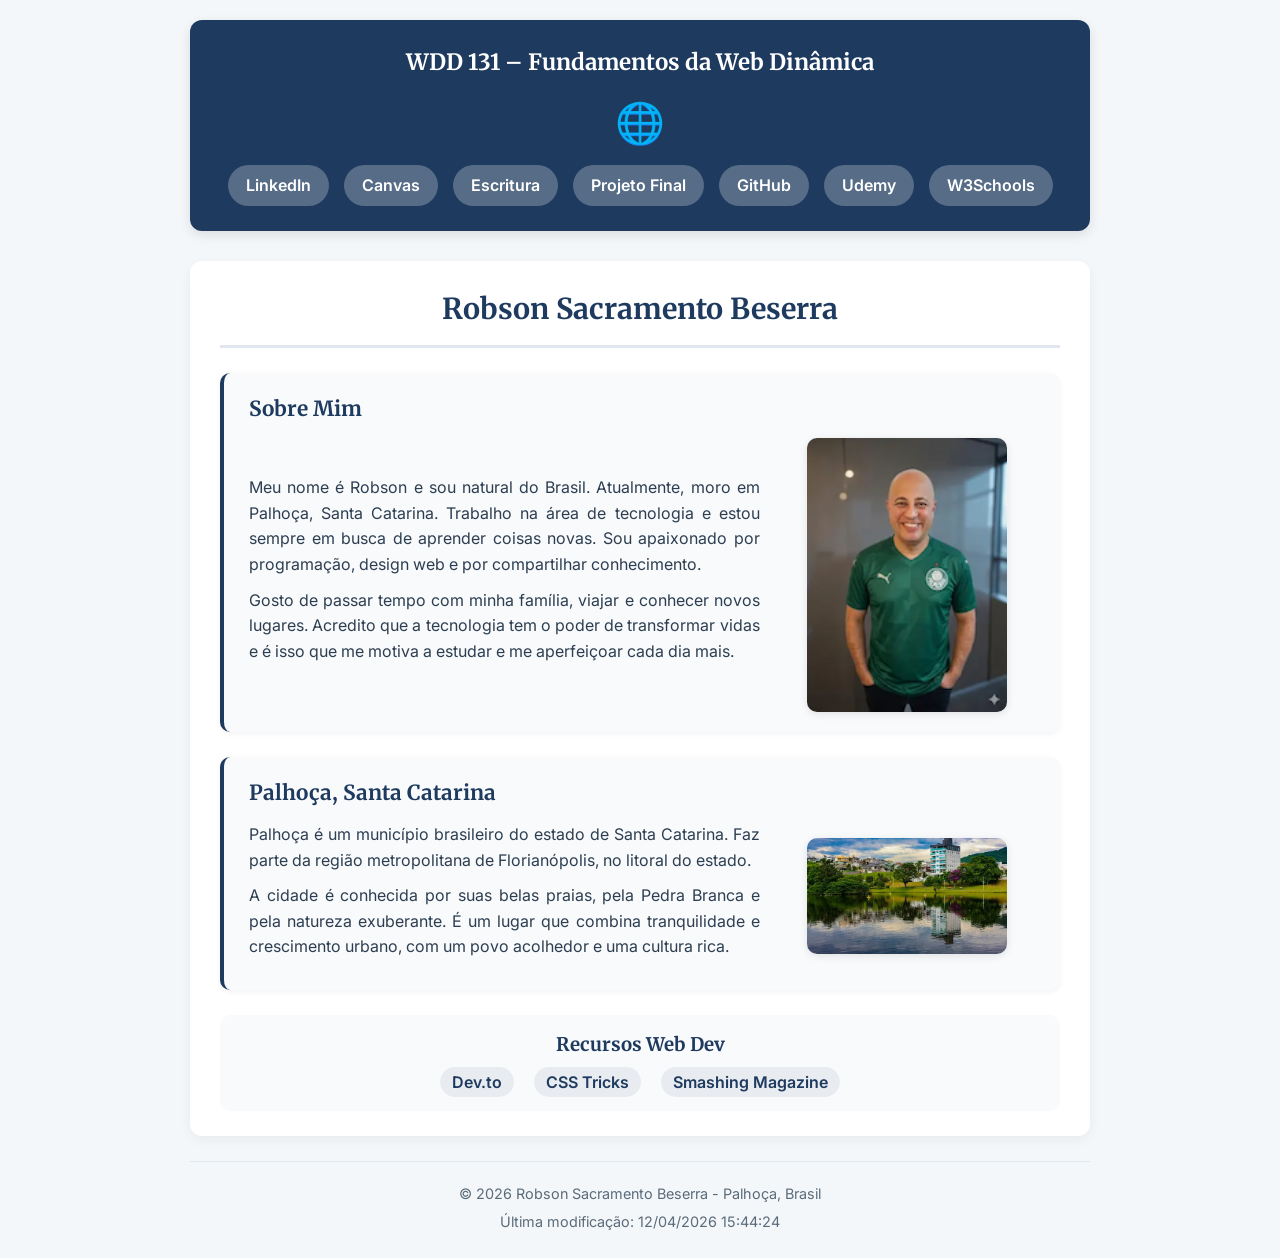
<file: index.html>
<!DOCTYPE html>
<html lang="pt-BR">

<head>
    <meta charset="UTF-8">
    <meta name="viewport" content="width=device-width, initial-scale=1.0">
    <title>WDD 131 – Fundamentos da Web Dinâmica - Robson Sacramento Beserra</title>
    <meta name="description" content="WDD 131 – Fundamentos da Web Dinâmica - Robson Sacramento Beserra - Página inicial com informações pessoais, recursos web e dinamicidade com JavaScript.">
    <meta name="author" content="Robson Sacramento Beserra">
    
    <!-- Google Fonts - links preconnect obrigatórios -->
    <link rel="preconnect" href="https://fonts.googleapis.com">
    <link rel="preconnect" href="https://fonts.gstatic.com" crossorigin>
    <link href="https://fonts.googleapis.com/css2?family=Inter:wght@400;600;700&family=Merriweather:wght@400;700&display=swap" rel="stylesheet">
    
    <link rel="stylesheet" href="estilos/base.css">
    <script src="scripts/obterdatas.js" defer></script>
</head>

<body>
    <header>
        <!-- Título do curso - obrigatório pela auditoria -->
        <span id="course-title">WDD 131 – Fundamentos da Web Dinâmica</span>
        <span class="logo">🌐</span>
        <nav>
            <a href="https://linkedin.com/in/robsonsacramento" target="_blank">LinkedIn</a>
            <a href="https://byupw.instructure.com/" target="_blank">Canvas</a>
            <a href="https://www.churchofjesuschrist.org/study/scriptures/bofm/1-ne/3?lang=por&id=p7#p7" target="_blank">Escritura</a>
            <a href="#">Projeto Final</a>
            <a href="https://github.com/robsonsacramento" target="_blank">GitHub</a>
            <a href="https://www.udemy.com" target="_blank">Udemy</a>
            <a href="https://www.w3schools.com" target="_blank">W3Schools</a>
        </nav>
    </header>

    <main>
        <!-- Apenas UM h1 dentro do main -->
        <h1>Robson Sacramento Beserra</h1>

        <section class="card">
            <h2>Sobre Mim</h2>
            <div class="card-content">
                <div class="card-text">
                    <p>
                        Meu nome é Robson e sou natural do Brasil. Atualmente, moro em Palhoça, Santa Catarina. 
                        Trabalho na área de tecnologia e estou sempre em busca de aprender coisas novas. 
                        Sou apaixonado por programação, design web e por compartilhar conhecimento.
                    </p>
                    <p>
                        Gosto de passar tempo com minha família, viajar e conhecer novos lugares. 
                        Acredito que a tecnologia tem o poder de transformar vidas e é isso que me motiva 
                        a estudar e me aperfeiçoar cada dia mais.
                    </p>
                </div>
                <div class="card-image">
                    <img src="imagens/perfil.png" alt="Robson Sacramento Beserra" width="200" height="250">
                </div>
            </div>
        </section>

        <section class="card">
            <h2>Palhoça, Santa Catarina</h2>
            <div class="card-content">
                <div class="card-text">
                    <p>
                        Palhoça é um município brasileiro do estado de Santa Catarina. 
                        Faz parte da região metropolitana de Florianópolis, no litoral do estado.
                    </p>
                    <p>
                        A cidade é conhecida por suas belas praias, pela Pedra Branca e pela 
                        natureza exuberante. É um lugar que combina tranquilidade e crescimento 
                        urbano, com um povo acolhedor e uma cultura rica.
                    </p>
                </div>
                <div class="card-image">
                    <img src="imagens/lugar.webp" alt="Palhoça - Santa Catarina" width="200" height="250">
                </div>
            </div>
        </section>

        <!-- Links adicionais para atender ao requisito de 7 links -->
        <div class="extra-links">
            <h3>Recursos Web Dev</h3>
            <ul>
                <li><a href="https://dev.to/" target="_blank">Dev.to</a></li>
                <li><a href="https://css-tricks.com/" target="_blank">CSS Tricks</a></li>
                <li><a href="https://www.smashingmagazine.com/" target="_blank">Smashing Magazine</a></li>
            </ul>
        </div>
    </main>

    <footer>
        <p>
            &copy; <span id="anoatual"></span> Robson Sacramento Beserra - Palhoça, Brasil
        </p>
        <p id="ultimaModificacao"></p>
    </footer>
</body>

</html>
</file>
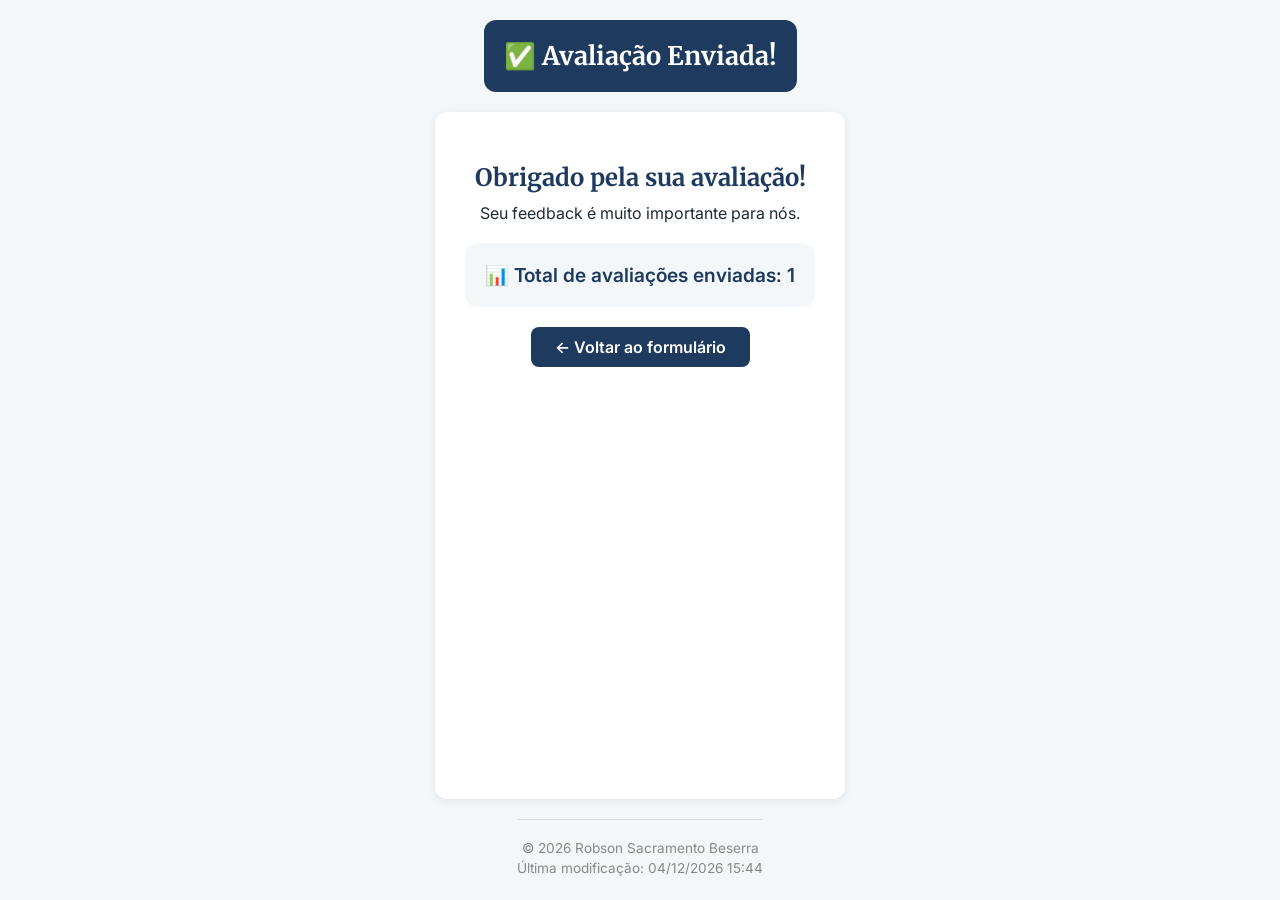
<file: avaliacao.html>
<!DOCTYPE html>
<html lang="pt-BR">
<head>
    <meta charset="UTF-8">
    <meta name="viewport" content="width=device-width, initial-scale=1.0">
    <title>Avaliação Enviada - Robson Sacramento Beserra</title>
    <meta name="description" content="Confirmação de envio de avaliação">
    <meta name="author" content="Robson Sacramento Beserra">

    <link rel="preconnect" href="https://fonts.googleapis.com">
    <link rel="preconnect" href="https://fonts.gstatic.com" crossorigin>
    <link href="https://fonts.googleapis.com/css2?family=Inter:wght@400;600;700&family=Merriweather:wght@400;700&display=swap" rel="stylesheet">

    <link rel="stylesheet" href="estilos/formulario.css">
    <script src="scripts/avaliacao.js" defer></script>
</head>
<body>

    <header>
        <h1>✅ Avaliação Enviada!</h1>
    </header>

    <main>
        <div class="confirmacao">
            <h2>Obrigado pela sua avaliação!</h2>
            <p>Seu feedback é muito importante para nós.</p>

            <div class="contador-box">
                <p>📊 <span id="contador-avaliacoes"></span></p>
            </div>

            <a href="formulario.html" class="btn-voltar">← Voltar ao formulário</a>
        </div>
    </main>

    <footer>
        <p>&copy; <span id="anoatual"></span> Robson Sacramento Beserra</p>
        <p id="ultimaModificacao"></p>
    </footer>

</body>
</html>
</file>
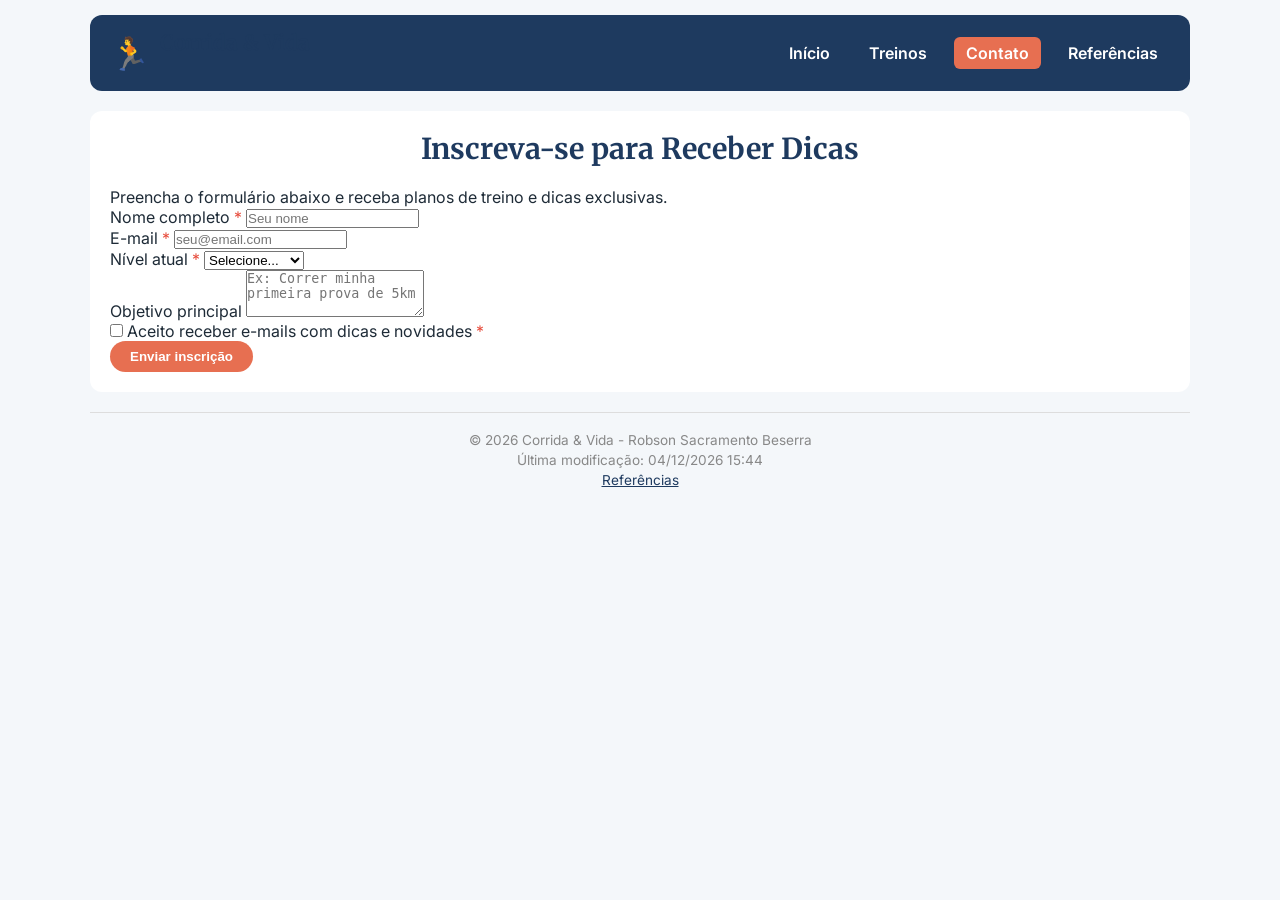
<file: contato.html>
<!DOCTYPE html>
<html lang="pt-BR">
<head>
    <meta charset="UTF-8">
    <meta name="viewport" content="width=device-width, initial-scale=1.0">
    <title>Corrida & Vida - Contato</title>
    <meta name="description" content="Inscreva-se para receber dicas e planos de treino de corrida.">
    <meta name="author" content="Robson Sacramento Beserra">

    <link rel="preconnect" href="https://fonts.googleapis.com">
    <link rel="preconnect" href="https://fonts.gstatic.com" crossorigin>
    <link href="https://fonts.googleapis.com/css2?family=Inter:wght@400;600;700&family=Merriweather:wght@400;700&display=swap" rel="stylesheet">

    <link rel="stylesheet" href="estilos/style.css">
    <script src="scripts/main.js" defer></script>
</head>
<body>

    <header>
        <div class="logo">
            <span>🏃</span>
            <h1>Corrida & Vida</h1>
        </div>
        <nav>
            <a href="inicio.html">Início</a>
            <a href="treinos.html">Treinos</a>
            <a href="contato.html" class="active">Contato</a>
            <a href="referencias.html">Referências</a>
        </nav>
        <button id="menu-hamburger">☰</button>
    </header>

    <main>
        <h1>Inscreva-se para Receber Dicas</h1>
        <p>Preencha o formulário abaixo e receba planos de treino e dicas exclusivas.</p>

        <form id="form-contato">
            <div>
                <label for="nome">Nome completo <span class="required">*</span></label>
                <input type="text" id="nome" name="nome" placeholder="Seu nome" required>
            </div>

            <div>
                <label for="email">E-mail <span class="required">*</span></label>
                <input type="email" id="email" name="email" placeholder="seu@email.com" required>
            </div>

            <div>
                <label for="nivel">Nível atual <span class="required">*</span></label>
                <select id="nivel" name="nivel" required>
                    <option value="" disabled selected>Selecione...</option>
                    <option value="iniciante">Iniciante</option>
                    <option value="intermediario">Intermediário</option>
                    <option value="avancado">Avançado</option>
                </select>
            </div>

            <div>
                <label for="objetivo">Objetivo principal</label>
                <textarea id="objetivo" name="objetivo" rows="3" placeholder="Ex: Correr minha primeira prova de 5km"></textarea>
            </div>

            <div>
                <input type="checkbox" id="termos" name="termos" required>
                <label for="termos">Aceito receber e-mails com dicas e novidades <span class="required">*</span></label>
            </div>

            <button type="submit" class="btn">Enviar inscrição</button>
        </form>

        <div id="mensagem-sucesso" style="display: none;">
            <h3>✅ Inscrição realizada com sucesso!</h3>
            <p>Obrigado, <span id="nome-usuario"></span>! Você receberá novidades em breve.</p>
        </div>
    </main>

    <footer>
        <p>&copy; <span id="ano"></span> Corrida & Vida - Robson Sacramento Beserra</p>
        <p id="modificacao"></p>
        <p><a href="referencias.html">Referências</a></p>
    </footer>

</body>
</html>
</file>
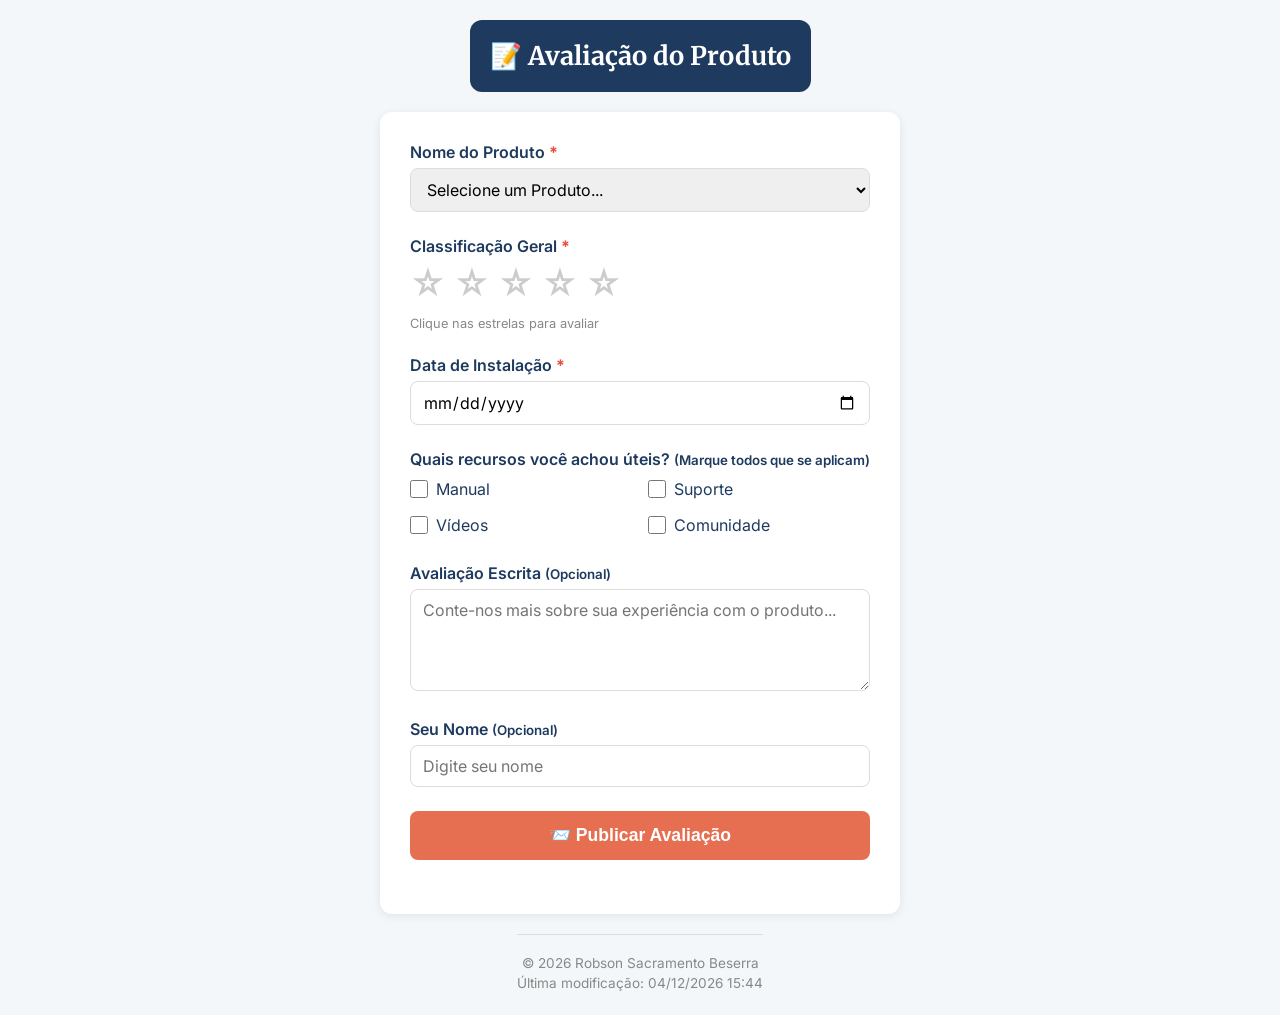
<file: formulario.html>
<!DOCTYPE html>
<html lang="pt-BR">
<head>
    <meta charset="UTF-8">
    <meta name="viewport" content="width=device-width, initial-scale=1.0">
    <title>Formulário de Avaliação - Robson Sacramento Beserra</title>
    <meta name="description" content="Formulário de avaliação de produto para coletar feedback sobre qualidade, recursos e experiência do usuário - WDD 131">
    <meta name="author" content="Robson Sacramento Beserra">

    <!-- Google Fonts -->
    <link rel="preconnect" href="https://fonts.googleapis.com">
    <link rel="preconnect" href="https://fonts.gstatic.com" crossorigin>
    <link href="https://fonts.googleapis.com/css2?family=Inter:wght@400;600;700&family=Merriweather:wght@400;700&display=swap" rel="stylesheet">

    <link rel="stylesheet" href="estilos/formulario.css">
    <script src="scripts/formulario.js" defer></script>
</head>
<body>

    <header>
        <h1>📝 Avaliação do Produto</h1>
    </header>

    <main>
        <form action="avaliacao.html" method="get" id="form-avaliacao">

            <!-- 1. Nome do Produto -->
            <div class="form-group">
                <label for="produto">Nome do Produto <span class="required">*</span></label>
                <select id="produto" name="produto" required>
                    <option value="" disabled selected>Selecione um Produto...</option>
                </select>
            </div>

            <!-- 2. Classificação Geral (estrelas) -->
            <div class="form-group">
                <label class="rating-label">Classificação Geral <span class="required">*</span></label>
                <div class="rating">
                    <input type="radio" id="star1" name="rating" value="1" required>
                    <label for="star1" title="1 estrela">☆</label>
                    <input type="radio" id="star2" name="rating" value="2" required>
                    <label for="star2" title="2 estrelas">☆</label>
                    <input type="radio" id="star3" name="rating" value="3" required>
                    <label for="star3" title="3 estrelas">☆</label>
                    <input type="radio" id="star4" name="rating" value="4" required>
                    <label for="star4" title="4 estrelas">☆</label>
                    <input type="radio" id="star5" name="rating" value="5" required>
                    <label for="star5" title="5 estrelas">☆</label>
                </div>
                <small class="rating-hint">Clique nas estrelas para avaliar</small>
            </div>

            <!-- 3. Data de Instalação -->
            <div class="form-group">
                <label for="data-instalacao">Data de Instalação <span class="required">*</span></label>
                <input type="date" id="data-instalacao" name="data-instalacao" required>
            </div>

            <!-- 4. Recursos Úteis (checkbox) -->
            <div class="form-group">
                <label>Quais recursos você achou úteis? <small>(Marque todos que se aplicam)</small></label>
                <div class="checkbox-group">
                    <div class="checkbox-item">
                        <input type="checkbox" id="recurso-manual" name="recursos" value="Manual">
                        <label for="recurso-manual">Manual</label>
                    </div>
                    <div class="checkbox-item">
                        <input type="checkbox" id="recurso-suporte" name="recursos" value="Suporte">
                        <label for="recurso-suporte">Suporte</label>
                    </div>
                    <div class="checkbox-item">
                        <input type="checkbox" id="recurso-videos" name="recursos" value="Videos">
                        <label for="recurso-videos">Vídeos</label>
                    </div>
                    <div class="checkbox-item">
                        <input type="checkbox" id="recurso-comunidade" name="recursos" value="Comunidade">
                        <label for="recurso-comunidade">Comunidade</label>
                    </div>
                </div>
            </div>

            <!-- 5. Avaliação Escrita -->
            <div class="form-group">
                <label for="avaliacao-escrita">Avaliação Escrita <small>(Opcional)</small></label>
                <textarea id="avaliacao-escrita" name="avaliacao-escrita" rows="4" placeholder="Conte-nos mais sobre sua experiência com o produto..."></textarea>
            </div>

            <!-- 6. Nome de Usuário -->
            <div class="form-group">
                <label for="nome-usuario">Seu Nome <small>(Opcional)</small></label>
                <input type="text" id="nome-usuario" name="nome-usuario" placeholder="Digite seu nome">
            </div>

            <!-- 7. Botão Enviar -->
            <div class="form-group">
                <input type="submit" value="📨 Publicar Avaliação" class="btn-submit">
            </div>

        </form>
    </main>

    <footer>
        <p>&copy; <span id="anoatual"></span> Robson Sacramento Beserra</p>
        <p id="ultimaModificacao"></p>
    </footer>

</body>
</html>
</file>
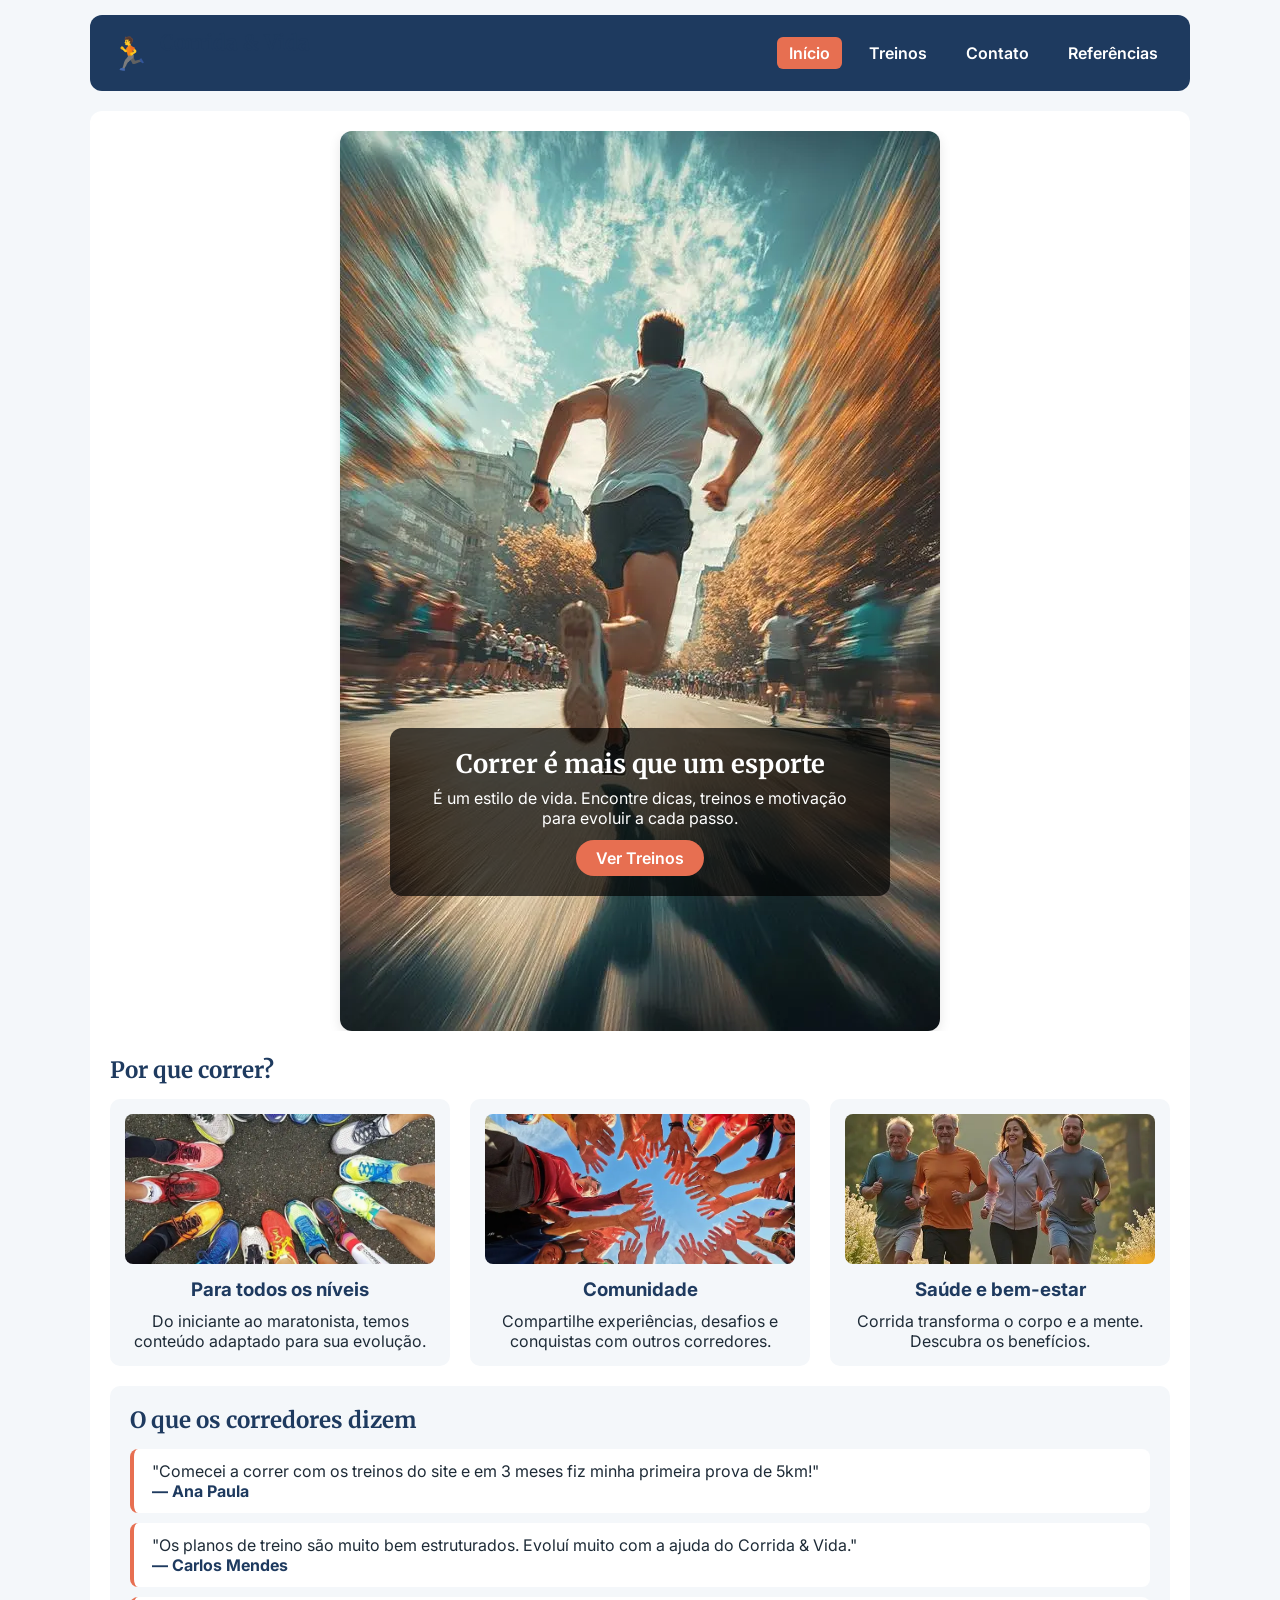
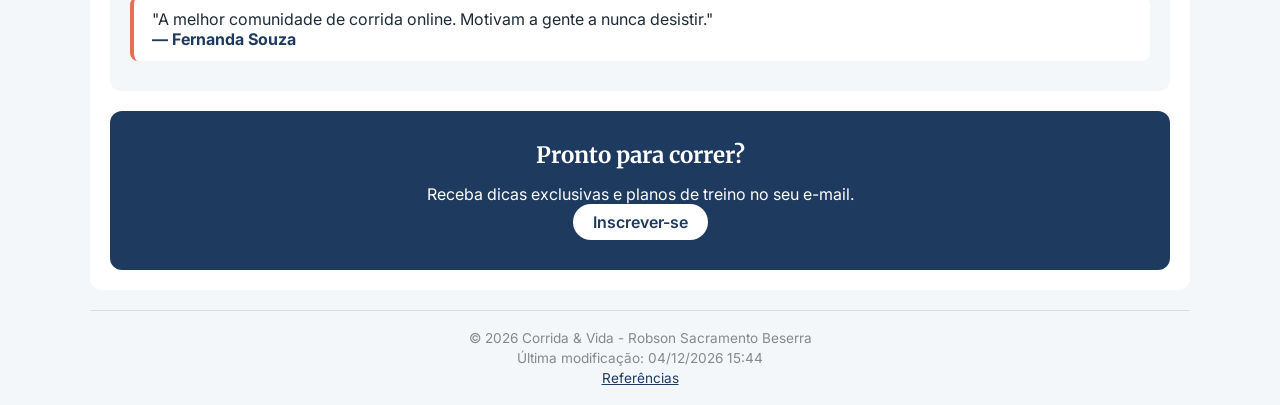
<file: inicio.html>
<!DOCTYPE html>
<html lang="pt-BR">
<head>
    <meta charset="UTF-8">
    <meta name="viewport" content="width=device-width, initial-scale=1.0">
    <title>Corrida & Vida - Página Inicial</title>
    <meta name="description" content="Corrida & Vida - Dicas, treinos e inspiração para corredores de rua de todos os níveis.">
    <meta name="author" content="Robson Sacramento Beserra">

    <link rel="preconnect" href="https://fonts.googleapis.com">
    <link rel="preconnect" href="https://fonts.gstatic.com" crossorigin>
    <link href="https://fonts.googleapis.com/css2?family=Inter:wght@400;600;700&family=Merriweather:wght@400;700&display=swap" rel="stylesheet">

    <link rel="stylesheet" href="estilos/style.css">
    <script src="scripts/main.js" defer></script>
</head>
<body>

    <header>
        <div class="logo">
            <span>🏃</span>
            <h1>Corrida & Vida</h1>
        </div>
        <nav>
            <a href="inicio.html" class="active">Início</a>
            <a href="treinos.html">Treinos</a>
            <a href="contato.html">Contato</a>
            <a href="referencias.html">Referências</a>
        </nav>
        <button id="menu-hamburger">☰</button>
    </header>

    <main>
        <!-- Hero -->
        <section class="hero">
            <img src="imagens/hero.webp" alt="Corredor de rua" loading="lazy">
            <div class="hero-content">
                <h2>Correr é mais que um esporte</h2>
                <p>É um estilo de vida. Encontre dicas, treinos e motivação para evoluir a cada passo.</p>
                <a href="treinos.html" class="btn">Ver Treinos</a>
            </div>
        </section>

        <!-- Cards -->
        <section class="cards">
            <h2>Por que correr?</h2>
            <div class="card-grid">
                <div class="card">
                    <img src="imagens/corrida1.webp" alt="Corredor" loading="lazy">
                    <h3>Para todos os níveis</h3>
                    <p>Do iniciante ao maratonista, temos conteúdo adaptado para sua evolução.</p>
                </div>
                <div class="card">
                    <img src="imagens/corrida2.webp" alt="Grupo de corrida" loading="lazy">
                    <h3>Comunidade</h3>
                    <p>Compartilhe experiências, desafios e conquistas com outros corredores.</p>
                </div>
                <div class="card">
                    <img src="imagens/corrida3.webp" alt="Corredor feliz" loading="lazy">
                    <h3>Saúde e bem-estar</h3>
                    <p>Corrida transforma o corpo e a mente. Descubra os benefícios.</p>
                </div>
            </div>
        </section>

        <!-- Depoimentos -->
        <section class="depoimentos">
            <h2>O que os corredores dizem</h2>
            <div id="depoimentos"></div>
        </section>

        <!-- CTA -->
        <section class="cta">
            <h2>Pronto para correr?</h2>
            <p>Receba dicas exclusivas e planos de treino no seu e-mail.</p>
            <a href="contato.html" class="btn">Inscrever-se</a>
        </section>
    </main>

    <footer>
        <p>&copy; <span id="ano"></span> Corrida & Vida - Robson Sacramento Beserra</p>
        <p id="modificacao"></p>
        <p><a href="referencias.html">Referências</a></p>
    </footer>

</body>
</html>
</file>
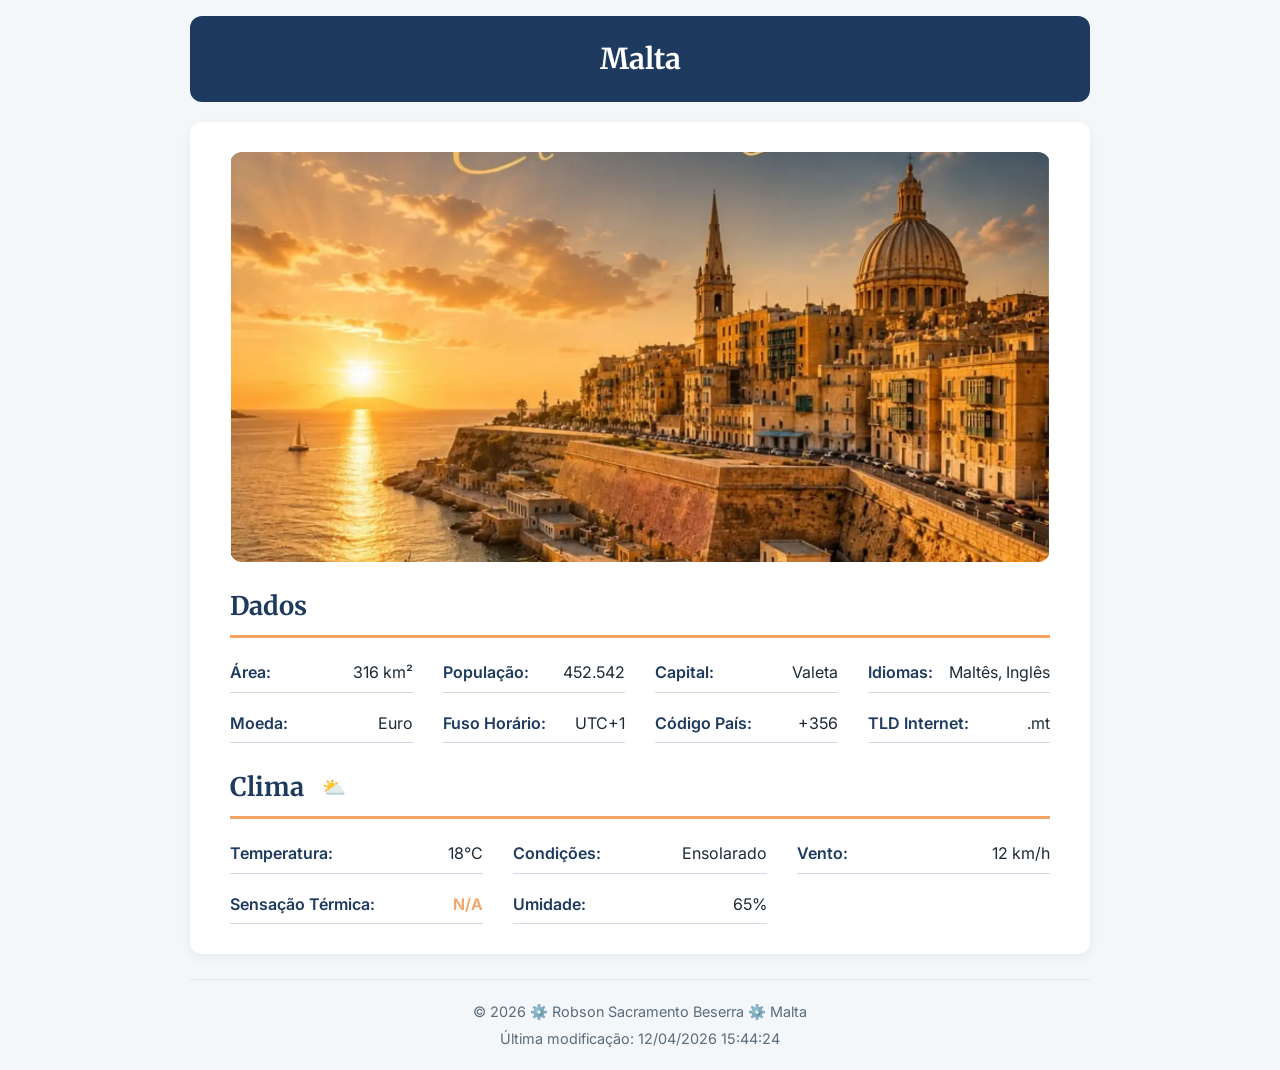
<file: local.html>
<!DOCTYPE html>
<html lang="pt-BR">

<head>
    <meta charset="UTF-8">
    <meta name="viewport" content="width=device-width, initial-scale=1.0">
    <title>WDD 131 – Página do País - Robson Sacramento Beserra</title>
    <meta name="description" content="Página sobre Malta - WDD 131 - Robson Sacramento Beserra">
    <meta name="author" content="Robson Sacramento Beserra">

    <!-- Google Fonts -->
    <link rel="preconnect" href="https://fonts.googleapis.com">
    <link rel="preconnect" href="https://fonts.gstatic.com" crossorigin>
    <link href="https://fonts.googleapis.com/css2?family=Inter:wght@400;600;700&family=Merriweather:wght@400;700&display=swap" rel="stylesheet">

    <!-- CSS -->
    <link rel="stylesheet" href="estilos/local.css">
    <link rel="stylesheet" href="estilos/local-grande.css">

    <!-- JavaScript -->
    <script src="scripts/local.js" defer></script>
</head>

<body>
    <header>
        <h1>Malta</h1>
    </header>

    <main>
        <!-- Hero com imagem responsiva -->
        <div class="hero">
            <picture>
                <source srcset="imagens/malta-grande.webp" media="(min-width: 1000px)">
                <source srcset="imagens/malta-media.webp" media="(min-width: 640px)">
                <img src="imagens/malta-pequena.webp" alt="Paisagem de Malta" width="500" height="250">
            </picture>
        </div>

        <!-- Seção Dados -->
        <section class="dados">
            <h2>Dados</h2>
            <div class="dados-grid">
                <div class="dado-item">
                    <span class="label">Área:</span>
                    <span class="value">316 km²</span>
                </div>
                <div class="dado-item">
                    <span class="label">População:</span>
                    <span class="value">452.542</span>
                </div>
                <div class="dado-item">
                    <span class="label">Capital:</span>
                    <span class="value">Valeta</span>
                </div>
                <div class="dado-item">
                    <span class="label">Idiomas:</span>
                    <span class="value">Maltês, Inglês</span>
                </div>
                <div class="dado-item">
                    <span class="label">Moeda:</span>
                    <span class="value">Euro</span>
                </div>
                <div class="dado-item">
                    <span class="label">Fuso Horário:</span>
                    <span class="value">UTC+1</span>
                </div>
                <div class="dado-item">
                    <span class="label">Código País:</span>
                    <span class="value">+356</span>
                </div>
                <div class="dado-item">
                    <span class="label">TLD Internet:</span>
                    <span class="value">.mt</span>
                </div>
            </div>
        </section>

        <!-- Seção Clima com SVG (visível apenas no mobile) -->
        <section class="clima">
            <h2>
                <img src="imagens/clima.svg" alt="Ícone de clima" class="clima-icon" width="30" height="30">
                Clima
            </h2>
            <div class="clima-grid">
                <div class="clima-item">
                    <span class="label">Temperatura:</span>
                    <span class="value" id="temperatura">18°C</span>
                </div>
                <div class="clima-item">
                    <span class="label">Condições:</span>
                    <span class="value">Ensolarado</span>
                </div>
                <div class="clima-item">
                    <span class="label">Vento:</span>
                    <span class="value" id="velocidade-vento">12 km/h</span>
                </div>
                <div class="clima-item">
                    <span class="label">Sensação Térmica:</span>
                    <span class="value" id="sensacao-termica">--</span>
                </div>
                <div class="clima-item">
                    <span class="label">Umidade:</span>
                    <span class="value">65%</span>
                </div>
            </div>
        </section>
    </main>

    <footer>
        <p>
            &copy; <span id="anoatual"></span> ⚙️ Robson Sacramento Beserra ⚙️ Malta
        </p>
        <p id="ultimaModificacao"></p>
    </footer>
</body>

</html>
</file>
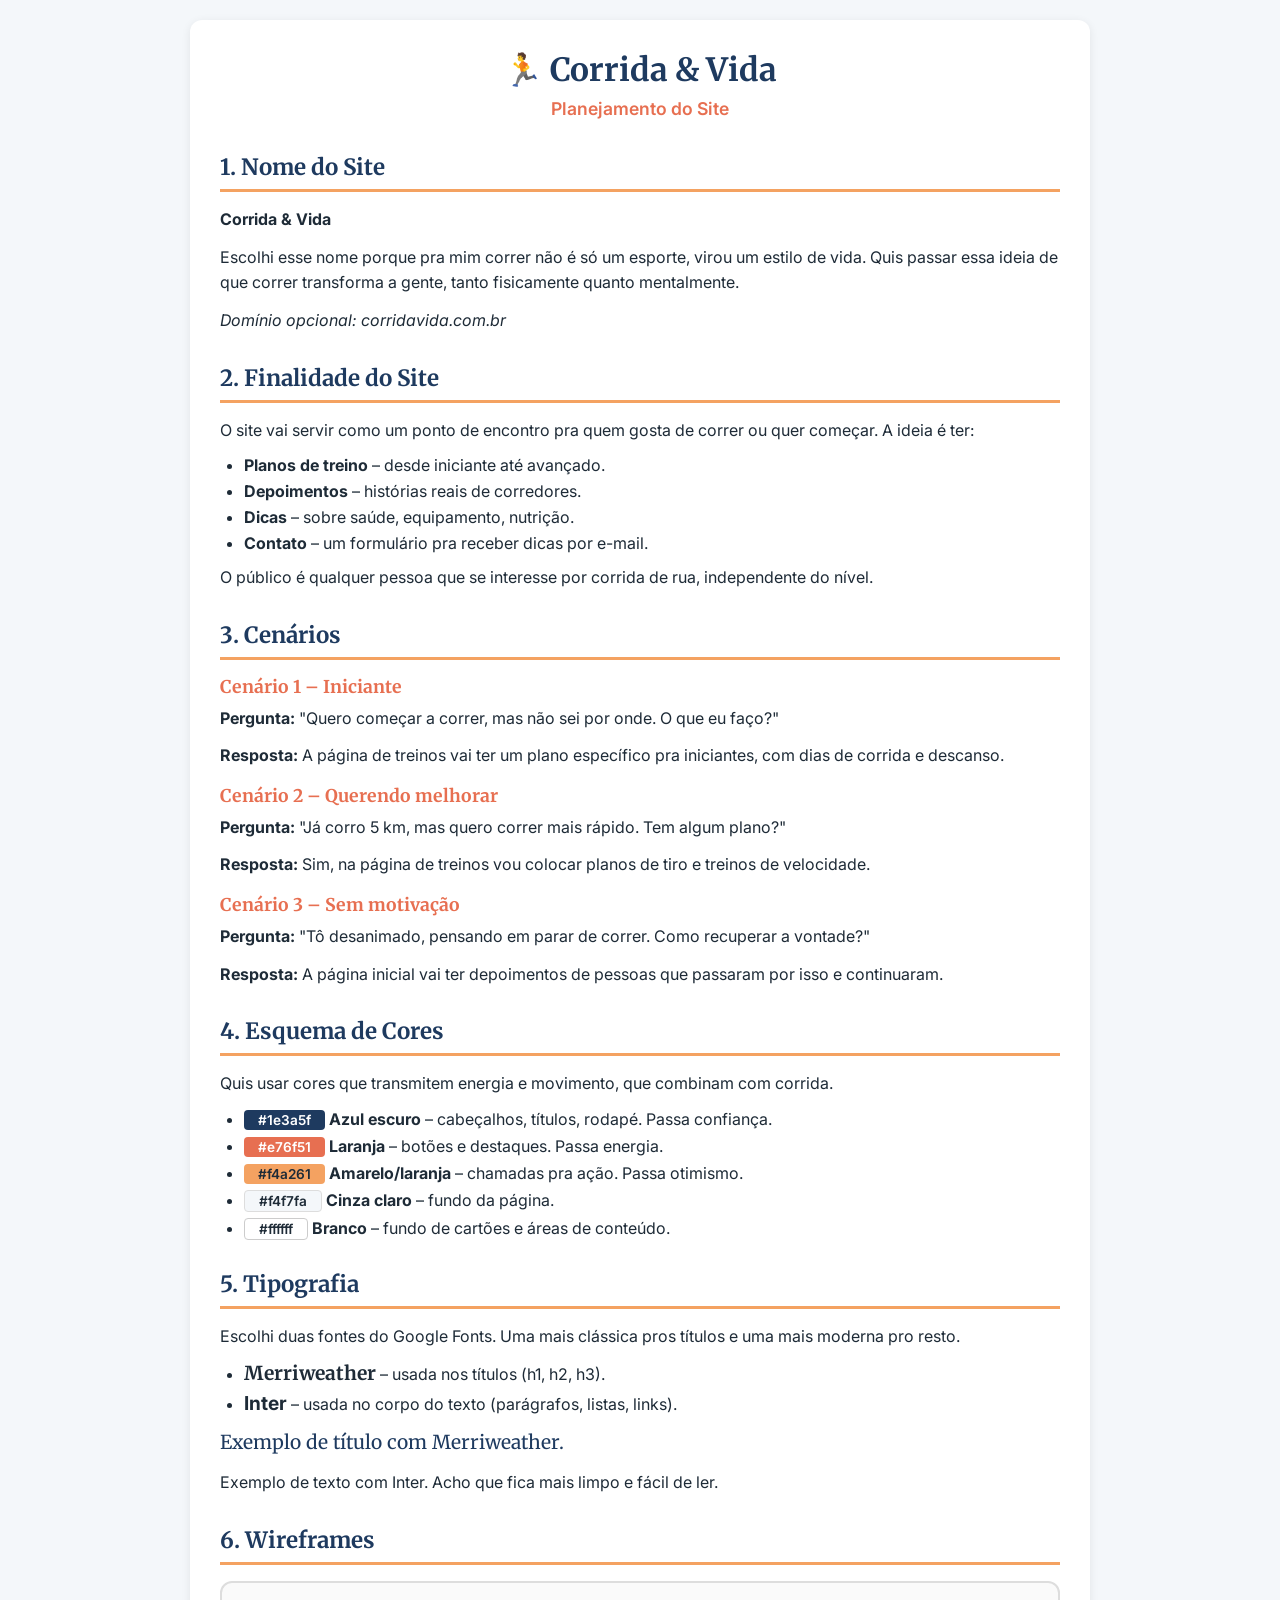
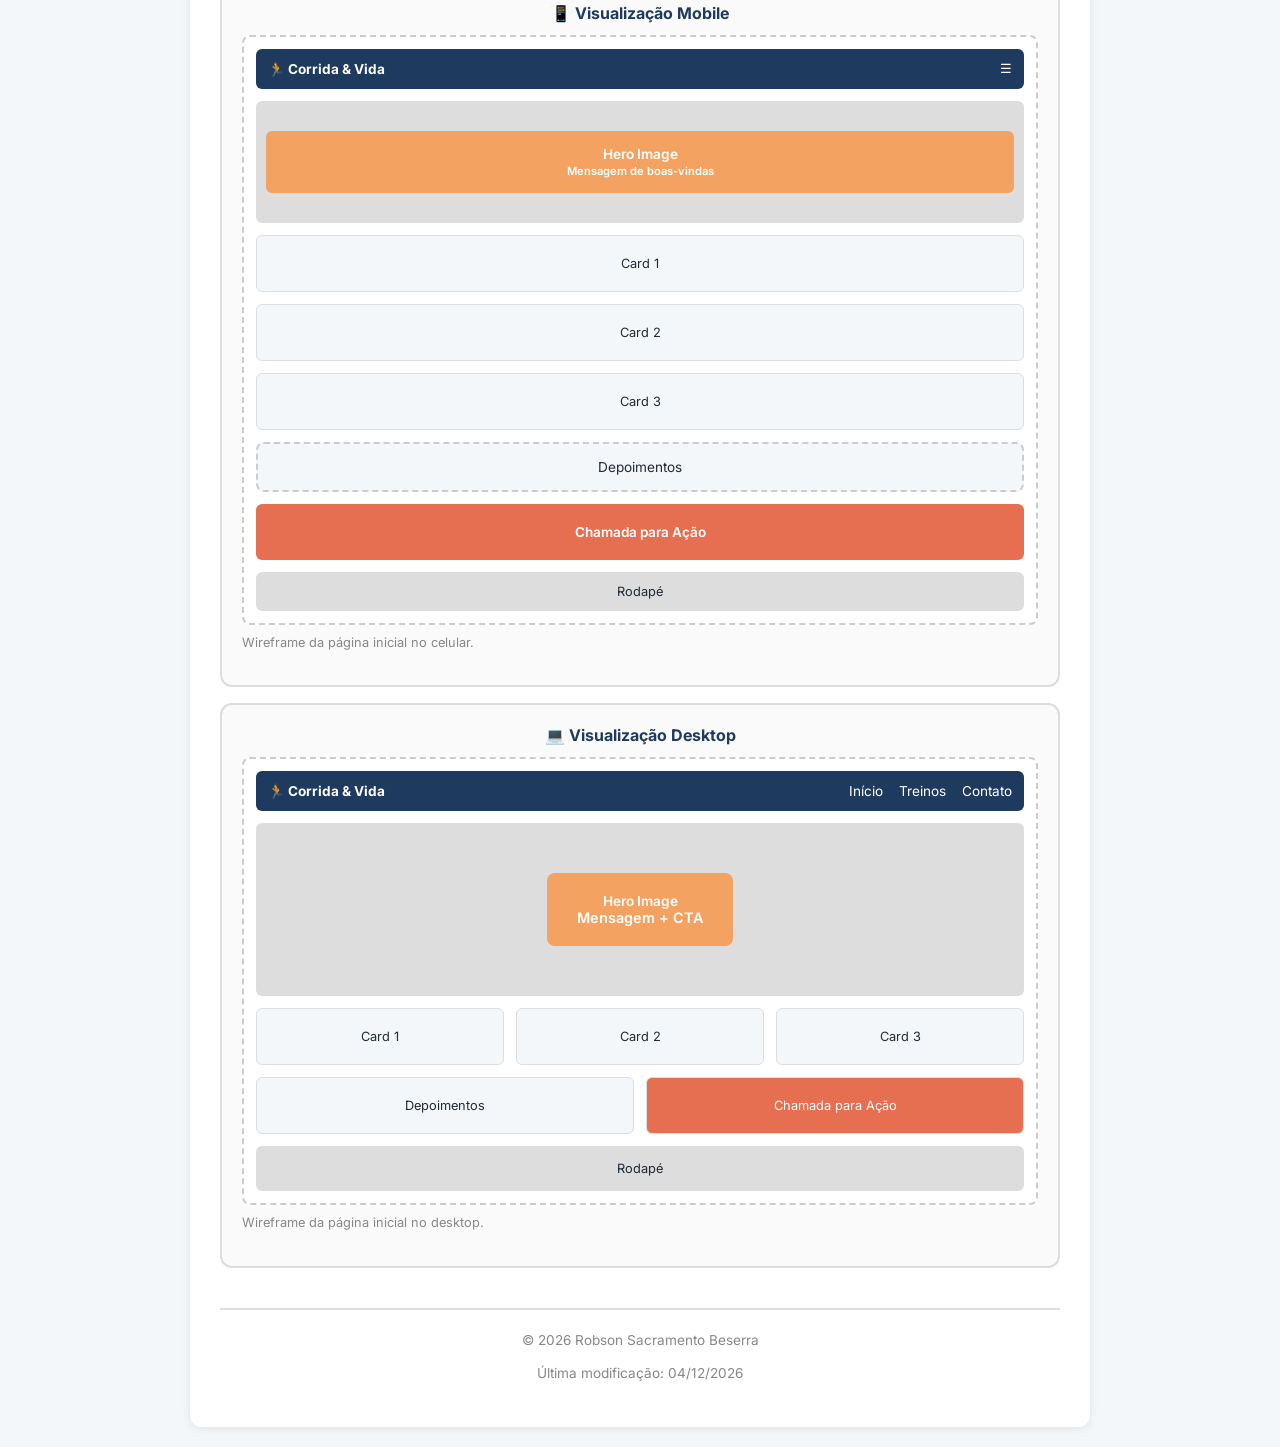
<file: planejamentodosite.html>
<!DOCTYPE html>
<html lang="pt-BR">
<head>
    <meta charset="UTF-8">
    <meta name="viewport" content="width=device-width, initial-scale=1.0">
    <title>Planejamento do Site - Corrida & Vida</title>
    <meta name="description" content="Documento de planejamento do site Corrida & Vida">
    <meta name="author" content="Robson Sacramento Beserra">

    <!-- Fontes do Google -->
    <link rel="preconnect" href="https://fonts.googleapis.com">
    <link rel="preconnect" href="https://fonts.gstatic.com" crossorigin>
    <link href="https://fonts.googleapis.com/css2?family=Inter:wght@400;600;700&family=Merriweather:wght@400;700&display=swap" rel="stylesheet">

    <style>
        /* Cores que escolhi pro site */
        :root {
            --azul-escuro: #1e3a5f;
            --laranja: #e76f51;
            --amarelo: #f4a261;
            --cinza-claro: #f4f7fa;
            --branco: #ffffff;
            --texto: #1e2b37;
            --fonte-titulo: 'Merriweather', Georgia, serif;
            --fonte-corpo: 'Inter', Arial, Helvetica, sans-serif;
        }

        * {
            margin: 0;
            padding: 0;
            box-sizing: border-box;
        }

        body {
            font-family: var(--fonte-corpo);
            background: var(--cinza-claro);
            color: var(--texto);
            padding: 20px;
        }

        .container {
            max-width: 900px;
            margin: 0 auto;
            background: white;
            padding: 30px;
            border-radius: 12px;
            box-shadow: 0 2px 10px rgba(0,0,0,0.08);
        }

        h1 {
            font-family: var(--fonte-titulo);
            font-size: 2rem;
            color: var(--azul-escuro);
            text-align: center;
            margin-bottom: 5px;
        }

        .sub {
            text-align: center;
            color: var(--laranja);
            font-weight: 600;
            margin-bottom: 30px;
            font-size: 1.1rem;
        }

        h2 {
            font-family: var(--fonte-titulo);
            font-size: 1.4rem;
            color: var(--azul-escuro);
            margin: 30px 0 15px;
            padding-bottom: 8px;
            border-bottom: 3px solid var(--amarelo);
        }

        h3 {
            font-family: var(--fonte-titulo);
            font-size: 1.1rem;
            color: var(--laranja);
            margin: 16px 0 8px;
        }

        p {
            margin-bottom: 12px;
            line-height: 1.6;
        }

        ul {
            padding-left: 24px;
            margin-bottom: 12px;
        }
        ul li {
            margin-bottom: 6px;
        }

        .cor-box {
            display: inline-block;
            padding: 2px 14px;
            border-radius: 4px;
            font-weight: 600;
            font-size: 0.85rem;
        }
        .cor-azul { background: #1e3a5f; color: white; }
        .cor-laranja { background: #e76f51; color: white; }
        .cor-amarelo { background: #f4a261; color: #1e2b37; }
        .cor-cinza { background: #f4f7fa; color: #1e2b37; border: 1px solid #ddd; }
        .cor-branco { background: #ffffff; color: #1e2b37; border: 1px solid #ccc; }

        .fonte-exemplo-titulo {
            font-family: var(--fonte-titulo);
            font-size: 1.2rem;
        }
        .fonte-exemplo-corpo {
            font-family: var(--fonte-corpo);
            font-size: 1.2rem;
        }

        /* Wireframe */
        .wireframe-box {
            border: 2px solid #ddd;
            border-radius: 12px;
            padding: 20px;
            margin: 16px 0;
            background: #fafafa;
        }
        .wireframe-box h4 {
            text-align: center;
            color: var(--azul-escuro);
            margin-bottom: 12px;
        }
        .wf {
            border: 2px dashed #ccc;
            border-radius: 8px;
            padding: 12px;
            margin: 6px 0;
            background: white;
            text-align: center;
            font-size: 0.85rem;
            color: var(--texto);
        }
        .wf-header {
            background: var(--azul-escuro);
            color: white;
            padding: 12px;
            border-radius: 6px;
            display: flex;
            justify-content: space-between;
            align-items: center;
            flex-wrap: wrap;
        }
        .wf-header .logo { font-weight: 700; }
        .wf-header .nav { display: flex; gap: 12px; font-size: 0.8rem; }
        .wf-hero {
            background: #ddd;
            padding: 40px 20px;
            border-radius: 6px;
            margin: 12px 0;
            text-align: center;
            font-weight: 600;
        }
        .wf-grid {
            display: grid;
            grid-template-columns: 1fr 1fr 1fr;
            gap: 12px;
            margin: 12px 0;
        }
        .wf-grid .box {
            background: var(--cinza-claro);
            padding: 20px 10px;
            border-radius: 6px;
            border: 1px solid #ddd;
            text-align: center;
            font-size: 0.8rem;
        }
        .wf-footer {
            background: #ddd;
            padding: 12px;
            border-radius: 6px;
            text-align: center;
            font-size: 0.8rem;
            margin-top: 12px;
        }
        .wf-grid-2 {
            display: grid;
            grid-template-columns: 1fr 1fr;
            gap: 12px;
            margin: 12px 0;
        }
        .wf-grid-2 .box {
            background: var(--cinza-claro);
            padding: 20px 10px;
            border-radius: 6px;
            border: 1px solid #ddd;
            text-align: center;
            font-size: 0.8rem;
        }
        .wf-cta {
            background: var(--laranja);
            color: white;
            padding: 20px;
            border-radius: 6px;
            text-align: center;
            margin: 12px 0;
            font-weight: 600;
        }

        @media (max-width: 640px) {
            .container { padding: 20px; }
            .wf-grid { grid-template-columns: 1fr; }
            .wf-grid-2 { grid-template-columns: 1fr; }
            .wf-header { flex-direction: column; gap: 8px; }
            .wf-header .nav { flex-wrap: wrap; justify-content: center; }
        }
    </style>
</head>
<body>

<div class="container">

    <h1>🏃 Corrida & Vida</h1>
    <p class="sub">Planejamento do Site</p>

    <!-- 1. Nome -->
    <section>
        <h2>1. Nome do Site</h2>
        <p><strong>Corrida & Vida</strong></p>
        <p>Escolhi esse nome porque pra mim correr não é só um esporte, virou um estilo de vida. Quis passar essa ideia de que correr transforma a gente, tanto fisicamente quanto mentalmente.</p>
        <p><em>Domínio opcional: corridavida.com.br</em></p>
    </section>

    <!-- 2. Finalidade -->
    <section>
        <h2>2. Finalidade do Site</h2>
        <p>O site vai servir como um ponto de encontro pra quem gosta de correr ou quer começar. A ideia é ter:</p>
        <ul>
            <li><strong>Planos de treino</strong> – desde iniciante até avançado.</li>
            <li><strong>Depoimentos</strong> – histórias reais de corredores.</li>
            <li><strong>Dicas</strong> – sobre saúde, equipamento, nutrição.</li>
            <li><strong>Contato</strong> – um formulário pra receber dicas por e-mail.</li>
        </ul>
        <p>O público é qualquer pessoa que se interesse por corrida de rua, independente do nível.</p>
    </section>

    <!-- 3. Cenários -->
    <section>
        <h2>3. Cenários</h2>

        <h3>Cenário 1 – Iniciante</h3>
        <p><strong>Pergunta:</strong> "Quero começar a correr, mas não sei por onde. O que eu faço?"</p>
        <p><strong>Resposta:</strong> A página de treinos vai ter um plano específico pra iniciantes, com dias de corrida e descanso.</p>

        <h3>Cenário 2 – Querendo melhorar</h3>
        <p><strong>Pergunta:</strong> "Já corro 5 km, mas quero correr mais rápido. Tem algum plano?"</p>
        <p><strong>Resposta:</strong> Sim, na página de treinos vou colocar planos de tiro e treinos de velocidade.</p>

        <h3>Cenário 3 – Sem motivação</h3>
        <p><strong>Pergunta:</strong> "Tô desanimado, pensando em parar de correr. Como recuperar a vontade?"</p>
        <p><strong>Resposta:</strong> A página inicial vai ter depoimentos de pessoas que passaram por isso e continuaram.</p>
    </section>

    <!-- 4. Cores -->
    <section>
        <h2>4. Esquema de Cores</h2>
        <p>Quis usar cores que transmitem energia e movimento, que combinam com corrida.</p>
        <ul>
            <li><span class="cor-box cor-azul">#1e3a5f</span> <strong>Azul escuro</strong> – cabeçalhos, títulos, rodapé. Passa confiança.</li>
            <li><span class="cor-box cor-laranja">#e76f51</span> <strong>Laranja</strong> – botões e destaques. Passa energia.</li>
            <li><span class="cor-box cor-amarelo">#f4a261</span> <strong>Amarelo/laranja</strong> – chamadas pra ação. Passa otimismo.</li>
            <li><span class="cor-box cor-cinza">#f4f7fa</span> <strong>Cinza claro</strong> – fundo da página.</li>
            <li><span class="cor-box cor-branco">#ffffff</span> <strong>Branco</strong> – fundo de cartões e áreas de conteúdo.</li>
        </ul>
    </section>

    <!-- 5. Tipografia -->
    <section>
        <h2>5. Tipografia</h2>
        <p>Escolhi duas fontes do Google Fonts. Uma mais clássica pros títulos e uma mais moderna pro resto.</p>
        <ul>
            <li><span class="fonte-exemplo-titulo"><strong>Merriweather</strong></span> – usada nos títulos (h1, h2, h3).</li>
            <li><span class="fonte-exemplo-corpo"><strong>Inter</strong></span> – usada no corpo do texto (parágrafos, listas, links).</li>
        </ul>
        <p style="font-family: 'Merriweather', Georgia, serif; font-size: 1.2rem; color: var(--azul-escuro);">Exemplo de título com Merriweather.</p>
        <p style="font-family: 'Inter', Arial, Helvetica, sans-serif; font-size: 1rem;">Exemplo de texto com Inter. Acho que fica mais limpo e fácil de ler.</p>
    </section>

    <!-- 6. Wireframes -->
    <section>
        <h2>6. Wireframes</h2>

        <!-- Mobile -->
        <div class="wireframe-box">
            <h4>📱 Visualização Mobile</h4>
            <div class="wf">
                <div class="wf-header" style="background: var(--azul-escuro); color: white;">
                    <span class="logo">🏃 Corrida & Vida</span>
                    <span class="nav">☰</span>
                </div>
                <div class="wf-hero" style="background: #ddd; padding: 30px 10px;">
                    <div style="background: var(--amarelo); padding: 15px; border-radius: 6px; color: white;">
                        Hero Image<br><span style="font-size:0.7rem;">Mensagem de boas-vindas</span>
                    </div>
                </div>
                <div class="wf-grid" style="grid-template-columns:1fr;">
                    <div class="box">Card 1</div>
                    <div class="box">Card 2</div>
                    <div class="box">Card 3</div>
                </div>
                <div class="wf" style="background: var(--cinza-claro); padding:15px;">Depoimentos</div>
                <div class="wf-cta" style="background: var(--laranja); color:white;">Chamada para Ação</div>
                <div class="wf-footer" style="background: #ddd;">Rodapé</div>
            </div>
            <p style="font-size:0.8rem; color:#888; margin-top:8px;">Wireframe da página inicial no celular.</p>
        </div>

        <!-- Desktop -->
        <div class="wireframe-box">
            <h4>💻 Visualização Desktop</h4>
            <div class="wf">
                <div class="wf-header" style="background: var(--azul-escuro); color: white; display: flex; justify-content: space-between; align-items: center; flex-wrap: wrap;">
                    <span class="logo" style="font-weight:700;">🏃 Corrida & Vida</span>
                    <span class="nav" style="display:flex; gap:16px; font-size:0.85rem;">
                        <span>Início</span><span>Treinos</span><span>Contato</span>
                    </span>
                </div>
                <div class="wf-hero" style="background: #ddd; padding: 50px 20px; display: flex; align-items: center; justify-content: center;">
                    <div style="background: var(--amarelo); padding: 20px 30px; border-radius: 8px; color: white; text-align: center; max-width:70%;">
                        Hero Image<br><span style="font-size:0.9rem;">Mensagem + CTA</span>
                    </div>
                </div>
                <div class="wf-grid" style="grid-template-columns:1fr 1fr 1fr;">
                    <div class="box">Card 1</div>
                    <div class="box">Card 2</div>
                    <div class="box">Card 3</div>
                </div>
                <div class="wf-grid-2" style="grid-template-columns:1fr 1fr;">
                    <div class="box" style="padding:20px;">Depoimentos</div>
                    <div class="box" style="background: var(--laranja); color:white; padding:20px;">Chamada para Ação</div>
                </div>
                <div class="wf-footer" style="background: #ddd; padding:15px;">Rodapé</div>
            </div>
            <p style="font-size:0.8rem; color:#888; margin-top:8px;">Wireframe da página inicial no desktop.</p>
        </div>
    </section>

    <!-- Rodapé do documento -->
<footer style="margin-top:40px; padding-top:20px; border-top:2px solid #ddd; text-align:center; color:#888; font-size:0.85rem;">
    <p>&copy; <span id="ano"></span> Robson Sacramento Beserra</p>
    <p id="modificacao"></p>
</footer>

<script>
    // Ano atual
    document.getElementById('ano').textContent = new Date().getFullYear();

    // Data da última modificação no formato brasileiro
    const data = new Date(document.lastModified);
    const dia = String(data.getDate()).padStart(2, '0');
    const mes = String(data.getMonth() + 1).padStart(2, '0');
    const ano = data.getFullYear();
    const dataFormatada = dia + '/' + mes + '/' + ano;

    document.getElementById('modificacao').textContent = 'Última modificação: ' + dataFormatada;
</script>
</file>
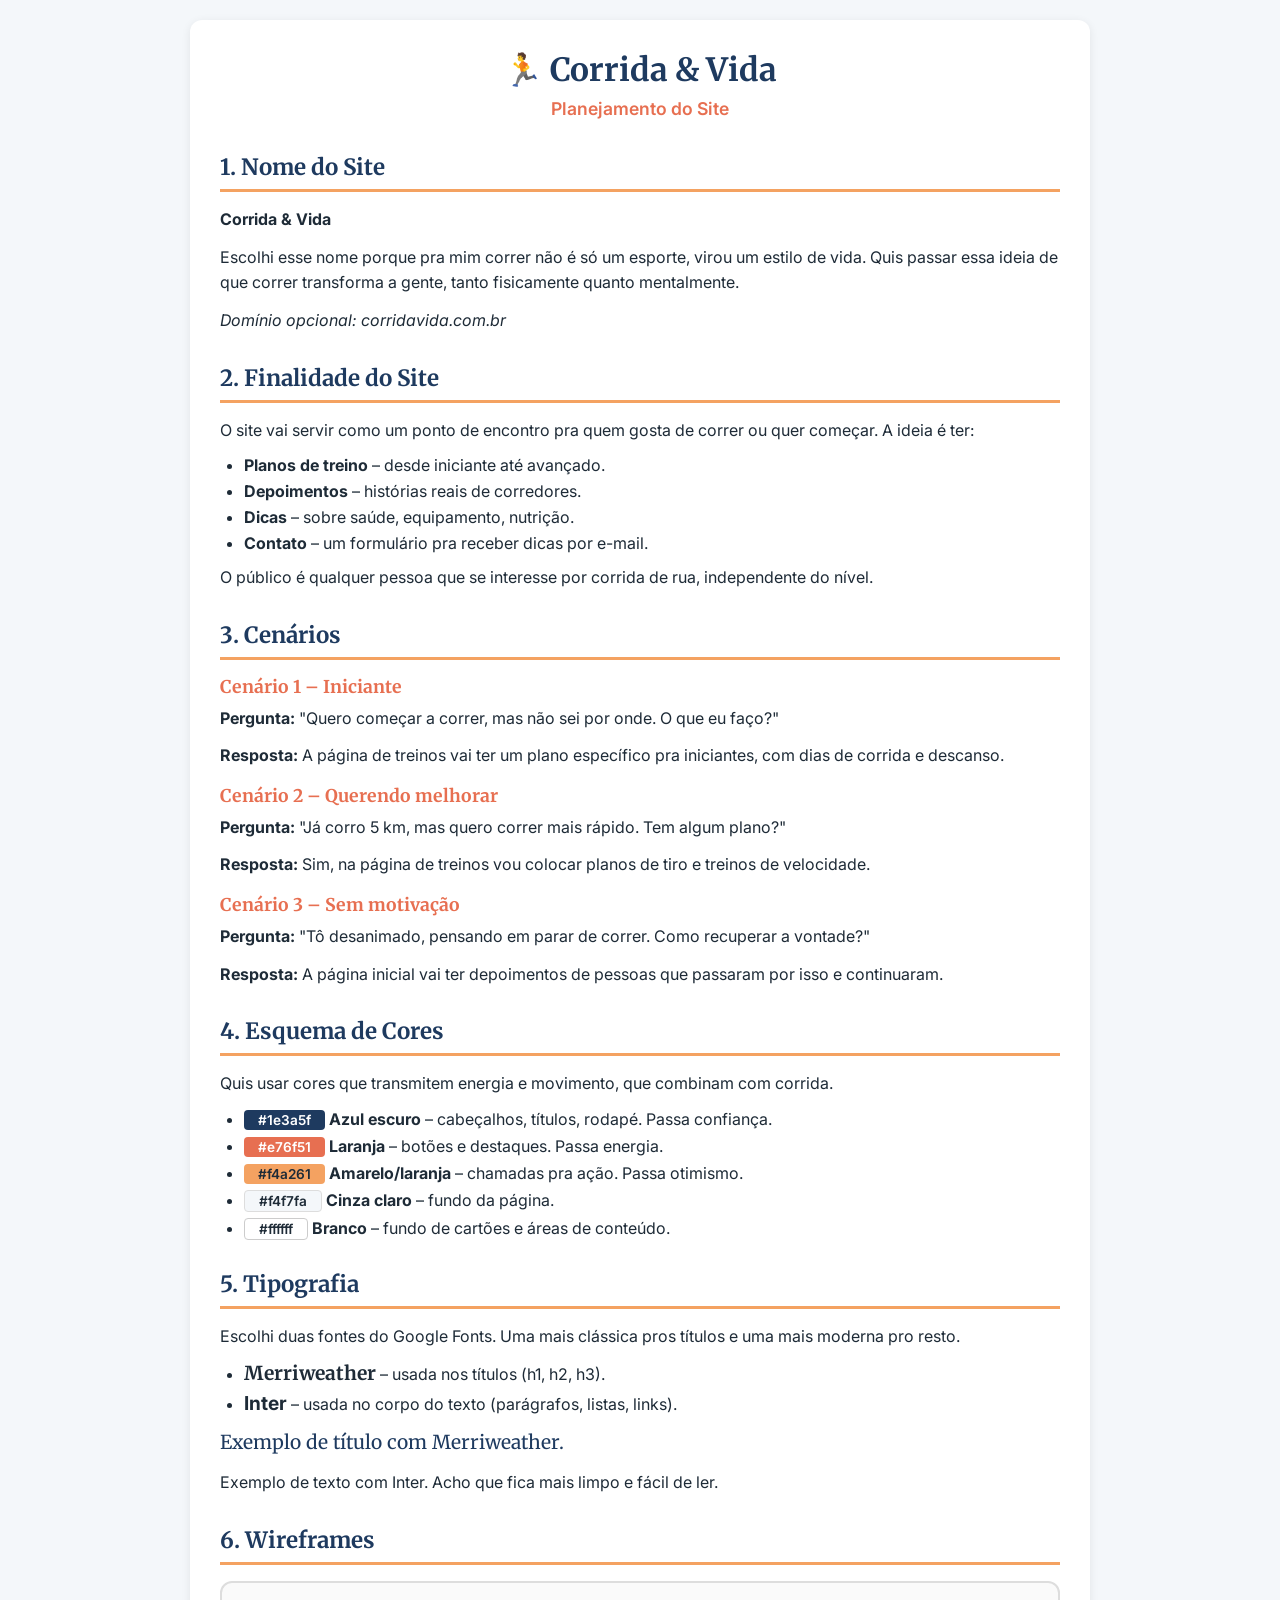
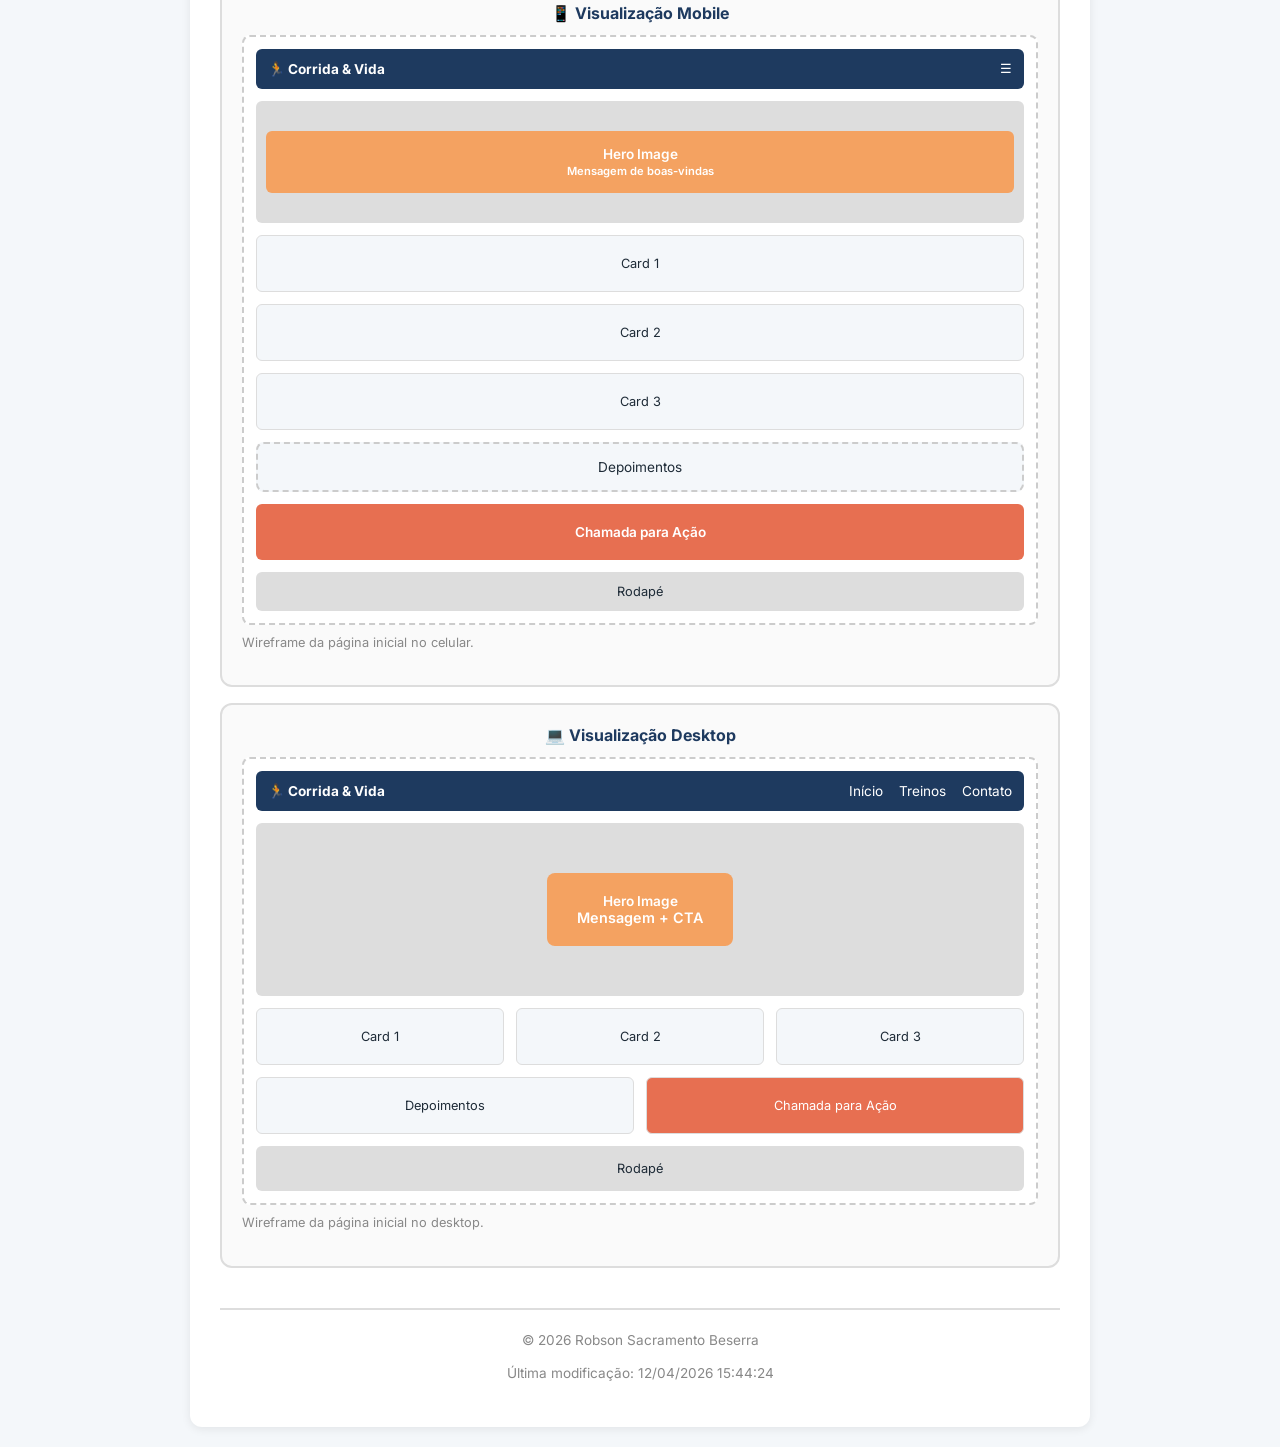
<file: planejamentosite.html>
<!DOCTYPE html>
<html lang="pt-BR">
<head>
    <meta charset="UTF-8">
    <meta name="viewport" content="width=device-width, initial-scale=1.0">
    <title>Planejamento do Site - Corrida & Vida</title>
    <meta name="description" content="Documento de planejamento do site Corrida & Vida">
    <meta name="author" content="Robson Sacramento Beserra">

    <!-- Fontes do Google -->
    <link rel="preconnect" href="https://fonts.googleapis.com">
    <link rel="preconnect" href="https://fonts.gstatic.com" crossorigin>
    <link href="https://fonts.googleapis.com/css2?family=Inter:wght@400;600;700&family=Merriweather:wght@400;700&display=swap" rel="stylesheet">

    <style>
        /* Cores que escolhi pro site */
        :root {
            --azul-escuro: #1e3a5f;
            --laranja: #e76f51;
            --amarelo: #f4a261;
            --cinza-claro: #f4f7fa;
            --branco: #ffffff;
            --texto: #1e2b37;
            --fonte-titulo: 'Merriweather', Georgia, serif;
            --fonte-corpo: 'Inter', Arial, Helvetica, sans-serif;
        }

        * {
            margin: 0;
            padding: 0;
            box-sizing: border-box;
        }

        body {
            font-family: var(--fonte-corpo);
            background: var(--cinza-claro);
            color: var(--texto);
            padding: 20px;
        }

        .container {
            max-width: 900px;
            margin: 0 auto;
            background: white;
            padding: 30px;
            border-radius: 12px;
            box-shadow: 0 2px 10px rgba(0,0,0,0.08);
        }

        h1 {
            font-family: var(--fonte-titulo);
            font-size: 2rem;
            color: var(--azul-escuro);
            text-align: center;
            margin-bottom: 5px;
        }

        .sub {
            text-align: center;
            color: var(--laranja);
            font-weight: 600;
            margin-bottom: 30px;
            font-size: 1.1rem;
        }

        h2 {
            font-family: var(--fonte-titulo);
            font-size: 1.4rem;
            color: var(--azul-escuro);
            margin: 30px 0 15px;
            padding-bottom: 8px;
            border-bottom: 3px solid var(--amarelo);
        }

        h3 {
            font-family: var(--fonte-titulo);
            font-size: 1.1rem;
            color: var(--laranja);
            margin: 16px 0 8px;
        }

        p {
            margin-bottom: 12px;
            line-height: 1.6;
        }

        ul {
            padding-left: 24px;
            margin-bottom: 12px;
        }
        ul li {
            margin-bottom: 6px;
        }

        .cor-box {
            display: inline-block;
            padding: 2px 14px;
            border-radius: 4px;
            font-weight: 600;
            font-size: 0.85rem;
        }
        .cor-azul { background: #1e3a5f; color: white; }
        .cor-laranja { background: #e76f51; color: white; }
        .cor-amarelo { background: #f4a261; color: #1e2b37; }
        .cor-cinza { background: #f4f7fa; color: #1e2b37; border: 1px solid #ddd; }
        .cor-branco { background: #ffffff; color: #1e2b37; border: 1px solid #ccc; }

        .fonte-exemplo-titulo {
            font-family: var(--fonte-titulo);
            font-size: 1.2rem;
        }
        .fonte-exemplo-corpo {
            font-family: var(--fonte-corpo);
            font-size: 1.2rem;
        }

        /* Wireframe */
        .wireframe-box {
            border: 2px solid #ddd;
            border-radius: 12px;
            padding: 20px;
            margin: 16px 0;
            background: #fafafa;
        }
        .wireframe-box h4 {
            text-align: center;
            color: var(--azul-escuro);
            margin-bottom: 12px;
        }
        .wf {
            border: 2px dashed #ccc;
            border-radius: 8px;
            padding: 12px;
            margin: 6px 0;
            background: white;
            text-align: center;
            font-size: 0.85rem;
            color: var(--texto);
        }
        .wf-header {
            background: var(--azul-escuro);
            color: white;
            padding: 12px;
            border-radius: 6px;
            display: flex;
            justify-content: space-between;
            align-items: center;
            flex-wrap: wrap;
        }
        .wf-header .logo { font-weight: 700; }
        .wf-header .nav { display: flex; gap: 12px; font-size: 0.8rem; }
        .wf-hero {
            background: #ddd;
            padding: 40px 20px;
            border-radius: 6px;
            margin: 12px 0;
            text-align: center;
            font-weight: 600;
        }
        .wf-grid {
            display: grid;
            grid-template-columns: 1fr 1fr 1fr;
            gap: 12px;
            margin: 12px 0;
        }
        .wf-grid .box {
            background: var(--cinza-claro);
            padding: 20px 10px;
            border-radius: 6px;
            border: 1px solid #ddd;
            text-align: center;
            font-size: 0.8rem;
        }
        .wf-footer {
            background: #ddd;
            padding: 12px;
            border-radius: 6px;
            text-align: center;
            font-size: 0.8rem;
            margin-top: 12px;
        }
        .wf-grid-2 {
            display: grid;
            grid-template-columns: 1fr 1fr;
            gap: 12px;
            margin: 12px 0;
        }
        .wf-grid-2 .box {
            background: var(--cinza-claro);
            padding: 20px 10px;
            border-radius: 6px;
            border: 1px solid #ddd;
            text-align: center;
            font-size: 0.8rem;
        }
        .wf-cta {
            background: var(--laranja);
            color: white;
            padding: 20px;
            border-radius: 6px;
            text-align: center;
            margin: 12px 0;
            font-weight: 600;
        }

        @media (max-width: 640px) {
            .container { padding: 20px; }
            .wf-grid { grid-template-columns: 1fr; }
            .wf-grid-2 { grid-template-columns: 1fr; }
            .wf-header { flex-direction: column; gap: 8px; }
            .wf-header .nav { flex-wrap: wrap; justify-content: center; }
        }
    </style>
</head>
<body>

<div class="container">

    <h1>🏃 Corrida & Vida</h1>
    <p class="sub">Planejamento do Site</p>

    <!-- 1. Nome -->
    <section>
        <h2>1. Nome do Site</h2>
        <p><strong>Corrida & Vida</strong></p>
        <p>Escolhi esse nome porque pra mim correr não é só um esporte, virou um estilo de vida. Quis passar essa ideia de que correr transforma a gente, tanto fisicamente quanto mentalmente.</p>
        <p><em>Domínio opcional: corridavida.com.br</em></p>
    </section>

    <!-- 2. Finalidade -->
    <section>
        <h2>2. Finalidade do Site</h2>
        <p>O site vai servir como um ponto de encontro pra quem gosta de correr ou quer começar. A ideia é ter:</p>
        <ul>
            <li><strong>Planos de treino</strong> – desde iniciante até avançado.</li>
            <li><strong>Depoimentos</strong> – histórias reais de corredores.</li>
            <li><strong>Dicas</strong> – sobre saúde, equipamento, nutrição.</li>
            <li><strong>Contato</strong> – um formulário pra receber dicas por e-mail.</li>
        </ul>
        <p>O público é qualquer pessoa que se interesse por corrida de rua, independente do nível.</p>
    </section>

    <!-- 3. Cenários -->
    <section>
        <h2>3. Cenários</h2>

        <h3>Cenário 1 – Iniciante</h3>
        <p><strong>Pergunta:</strong> "Quero começar a correr, mas não sei por onde. O que eu faço?"</p>
        <p><strong>Resposta:</strong> A página de treinos vai ter um plano específico pra iniciantes, com dias de corrida e descanso.</p>

        <h3>Cenário 2 – Querendo melhorar</h3>
        <p><strong>Pergunta:</strong> "Já corro 5 km, mas quero correr mais rápido. Tem algum plano?"</p>
        <p><strong>Resposta:</strong> Sim, na página de treinos vou colocar planos de tiro e treinos de velocidade.</p>

        <h3>Cenário 3 – Sem motivação</h3>
        <p><strong>Pergunta:</strong> "Tô desanimado, pensando em parar de correr. Como recuperar a vontade?"</p>
        <p><strong>Resposta:</strong> A página inicial vai ter depoimentos de pessoas que passaram por isso e continuaram.</p>
    </section>

    <!-- 4. Cores -->
    <section>
        <h2>4. Esquema de Cores</h2>
        <p>Quis usar cores que transmitem energia e movimento, que combinam com corrida.</p>
        <ul>
            <li><span class="cor-box cor-azul">#1e3a5f</span> <strong>Azul escuro</strong> – cabeçalhos, títulos, rodapé. Passa confiança.</li>
            <li><span class="cor-box cor-laranja">#e76f51</span> <strong>Laranja</strong> – botões e destaques. Passa energia.</li>
            <li><span class="cor-box cor-amarelo">#f4a261</span> <strong>Amarelo/laranja</strong> – chamadas pra ação. Passa otimismo.</li>
            <li><span class="cor-box cor-cinza">#f4f7fa</span> <strong>Cinza claro</strong> – fundo da página.</li>
            <li><span class="cor-box cor-branco">#ffffff</span> <strong>Branco</strong> – fundo de cartões e áreas de conteúdo.</li>
        </ul>
    </section>

    <!-- 5. Tipografia -->
    <section>
        <h2>5. Tipografia</h2>
        <p>Escolhi duas fontes do Google Fonts. Uma mais clássica pros títulos e uma mais moderna pro resto.</p>
        <ul>
            <li><span class="fonte-exemplo-titulo"><strong>Merriweather</strong></span> – usada nos títulos (h1, h2, h3).</li>
            <li><span class="fonte-exemplo-corpo"><strong>Inter</strong></span> – usada no corpo do texto (parágrafos, listas, links).</li>
        </ul>
        <p style="font-family: 'Merriweather', Georgia, serif; font-size: 1.2rem; color: var(--azul-escuro);">Exemplo de título com Merriweather.</p>
        <p style="font-family: 'Inter', Arial, Helvetica, sans-serif; font-size: 1rem;">Exemplo de texto com Inter. Acho que fica mais limpo e fácil de ler.</p>
    </section>

    <!-- 6. Wireframes -->
    <section>
        <h2>6. Wireframes</h2>

        <!-- Mobile -->
        <div class="wireframe-box">
            <h4>📱 Visualização Mobile</h4>
            <div class="wf">
                <div class="wf-header" style="background: var(--azul-escuro); color: white;">
                    <span class="logo">🏃 Corrida & Vida</span>
                    <span class="nav">☰</span>
                </div>
                <div class="wf-hero" style="background: #ddd; padding: 30px 10px;">
                    <div style="background: var(--amarelo); padding: 15px; border-radius: 6px; color: white;">
                        Hero Image<br><span style="font-size:0.7rem;">Mensagem de boas-vindas</span>
                    </div>
                </div>
                <div class="wf-grid" style="grid-template-columns:1fr;">
                    <div class="box">Card 1</div>
                    <div class="box">Card 2</div>
                    <div class="box">Card 3</div>
                </div>
                <div class="wf" style="background: var(--cinza-claro); padding:15px;">Depoimentos</div>
                <div class="wf-cta" style="background: var(--laranja); color:white;">Chamada para Ação</div>
                <div class="wf-footer" style="background: #ddd;">Rodapé</div>
            </div>
            <p style="font-size:0.8rem; color:#888; margin-top:8px;">Wireframe da página inicial no celular.</p>
        </div>

        <!-- Desktop -->
        <div class="wireframe-box">
            <h4>💻 Visualização Desktop</h4>
            <div class="wf">
                <div class="wf-header" style="background: var(--azul-escuro); color: white; display: flex; justify-content: space-between; align-items: center; flex-wrap: wrap;">
                    <span class="logo" style="font-weight:700;">🏃 Corrida & Vida</span>
                    <span class="nav" style="display:flex; gap:16px; font-size:0.85rem;">
                        <span>Início</span><span>Treinos</span><span>Contato</span>
                    </span>
                </div>
                <div class="wf-hero" style="background: #ddd; padding: 50px 20px; display: flex; align-items: center; justify-content: center;">
                    <div style="background: var(--amarelo); padding: 20px 30px; border-radius: 8px; color: white; text-align: center; max-width:70%;">
                        Hero Image<br><span style="font-size:0.9rem;">Mensagem + CTA</span>
                    </div>
                </div>
                <div class="wf-grid" style="grid-template-columns:1fr 1fr 1fr;">
                    <div class="box">Card 1</div>
                    <div class="box">Card 2</div>
                    <div class="box">Card 3</div>
                </div>
                <div class="wf-grid-2" style="grid-template-columns:1fr 1fr;">
                    <div class="box" style="padding:20px;">Depoimentos</div>
                    <div class="box" style="background: var(--laranja); color:white; padding:20px;">Chamada para Ação</div>
                </div>
                <div class="wf-footer" style="background: #ddd; padding:15px;">Rodapé</div>
            </div>
            <p style="font-size:0.8rem; color:#888; margin-top:8px;">Wireframe da página inicial no desktop.</p>
        </div>
    </section>

    <!-- Rodapé do documento -->
    <footer style="margin-top:40px; padding-top:20px; border-top:2px solid #ddd; text-align:center; color:#888; font-size:0.85rem;">
        <p>&copy; <span id="ano"></span> Robson Sacramento Beserra</p>
        <p id="modificacao"></p>
    </footer>

</div>

<script>
    document.getElementById('ano').textContent = new Date().getFullYear();
    document.getElementById('modificacao').textContent = 'Última modificação: ' + document.lastModified;
</script>

</body>
</html>
</file>
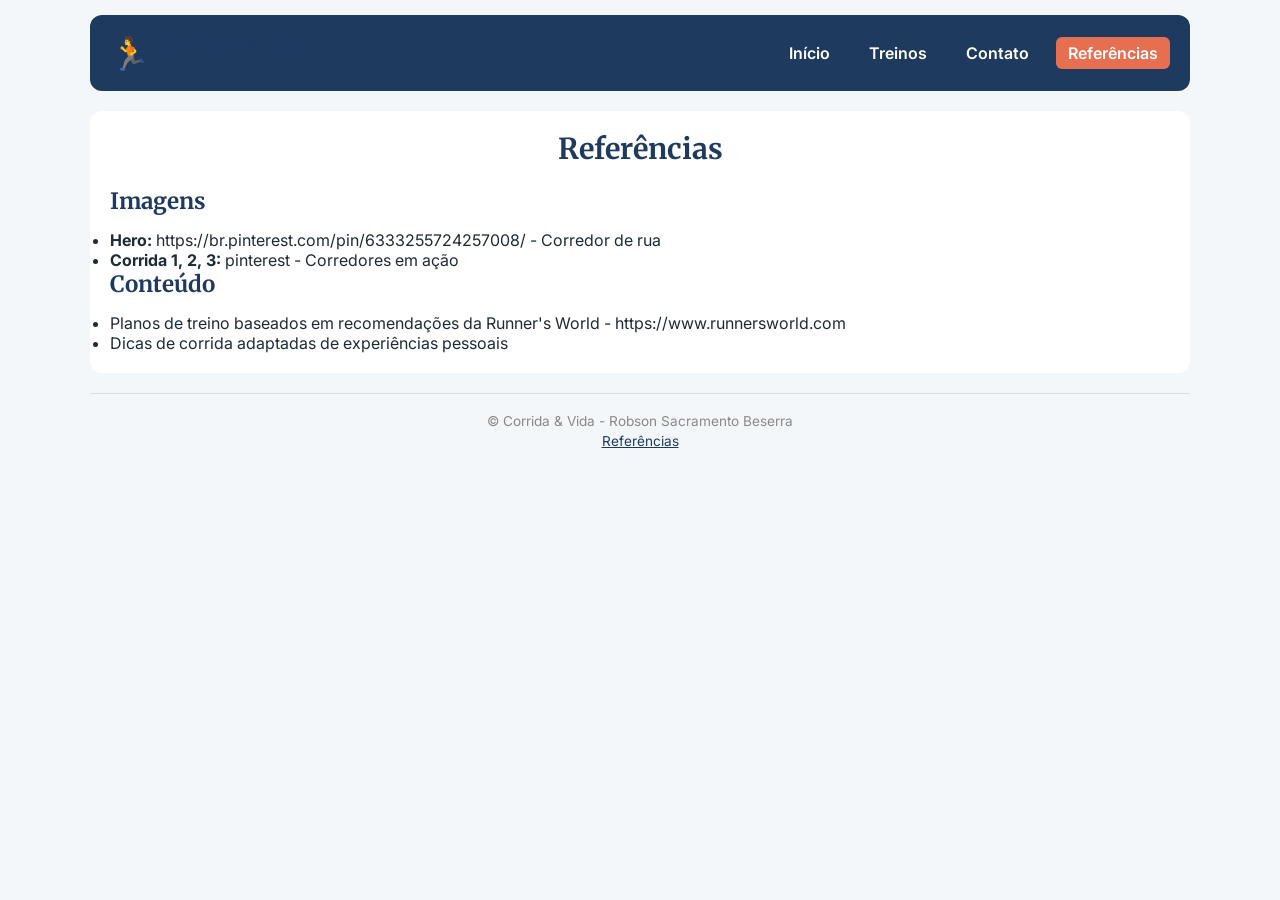
<file: referencias.html>
<!DOCTYPE html>
<html lang="pt-BR">
<head>
    <meta charset="UTF-8">
    <meta name="viewport" content="width=device-width, initial-scale=1.0">
    <title>Corrida & Vida - Referências</title>
    <meta name="description" content="Referências de imagens usadas no site Corrida & Vida.">
    <meta name="author" content="Robson Sacramento Beserra">

    <link rel="preconnect" href="https://fonts.googleapis.com">
    <link rel="preconnect" href="https://fonts.gstatic.com" crossorigin>
    <link href="https://fonts.googleapis.com/css2?family=Inter:wght@400;600;700&family=Merriweather:wght@400;700&display=swap" rel="stylesheet">

    <link rel="stylesheet" href="estilos/style.css">
</head>
<body>

    <header>
        <div class="logo">
            <span>🏃</span>
            <h1>Corrida & Vida</h1>
        </div>
        <nav>
            <a href="inicio.html">Início</a>
            <a href="treinos.html">Treinos</a>
            <a href="contato.html">Contato</a>
            <a href="referencias.html" class="active">Referências</a>
        </nav>
        <button id="menu-hamburger">☰</button>
    </header>

    <main>
        <h1>Referências</h1>

        <section>
            <h2>Imagens</h2>
            <ul>
                <li><strong>Hero:</strong> https://br.pinterest.com/pin/6333255724257008/ - Corredor de rua</li>
                <li><strong>Corrida 1, 2, 3:</strong> pinterest - Corredores em ação</li>
            </ul>

            <h2>Conteúdo</h2>
            <ul>
                <li>Planos de treino baseados em recomendações da Runner's World - https://www.runnersworld.com</li>
                <li>Dicas de corrida adaptadas de experiências pessoais</li>
            </ul>
        </section>
    </main>

    <footer>
        <p>&copy; <span id="ano"></span> Corrida & Vida - Robson Sacramento Beserra</p>
        <p id="modificacao"></p>
        <p><a href="referencias.html">Referências</a></p>
    </footer>

</body>
</html>
</file>
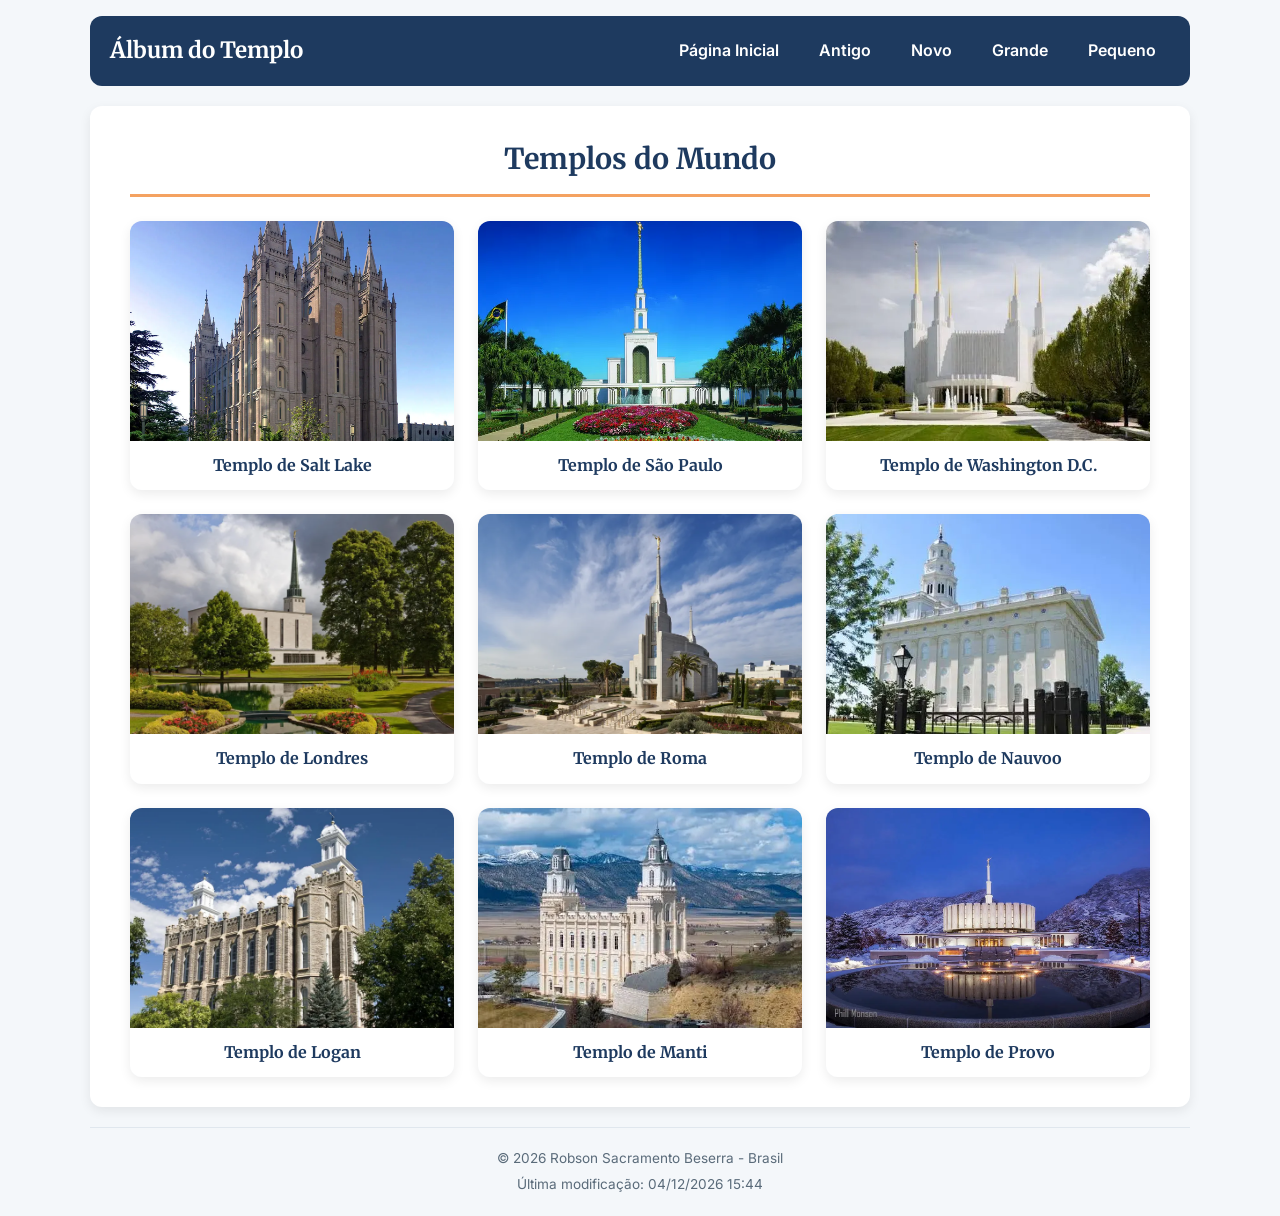
<file: templos.html>
<!DOCTYPE html>
<html lang="pt-BR">

<head>
    <meta charset="UTF-8">
    <meta name="viewport" content="width=device-width, initial-scale=1.0">
    <title>WDD 131 – Álbum do Templo - Robson Sacramento Beserra</title>
    <meta name="description" content="Álbum de imagens de templos - WDD 131 - Robson Sacramento Beserra">
    <meta name="author" content="Robson Sacramento Beserra">

    <!-- Google Fonts -->
    <link rel="preconnect" href="https://fonts.googleapis.com">
    <link rel="preconnect" href="https://fonts.gstatic.com" crossorigin>
    <link href="https://fonts.googleapis.com/css2?family=Inter:wght@400;600;700&family=Merriweather:wght@400;700&display=swap" rel="stylesheet">

    <!-- CSS (mobile-first) -->
    <link rel="stylesheet" href="estilos/templos.css">
    <link rel="stylesheet" href="estilos/templos-grandes.css">

    <!-- JavaScript -->
    <script src="scripts/templos.js" defer></script>
</head>

<body>
    <header>
        <h1>Álbum do Templo</h1>
        <button id="menu-hamburger" aria-label="Abrir menu">☰</button>
        <nav id="nav-menu">
            <a href="#">Página Inicial</a>
            <a href="#">Antigo</a>
            <a href="#">Novo</a>
            <a href="#">Grande</a>
            <a href="#">Pequeno</a>
        </nav>
    </header>

    <main>
        <h1>Templos do Mundo</h1>

        <div class="temple-grid">
            <figure>
                <img src="imagens/templo1.webp" alt="Templo de Salt Lake" loading="lazy">
                <figcaption>Templo de Salt Lake</figcaption>
            </figure>
            <figure>
                <img src="imagens/templo2.webp" alt="Templo de São Paulo" loading="lazy">
                <figcaption>Templo de São Paulo</figcaption>
            </figure>
            <figure>
                <img src="imagens/templo3.webp" alt="Templo de Washington D.C." loading="lazy">
                <figcaption>Templo de Washington D.C.</figcaption>
            </figure>
            <figure>
                <img src="imagens/templo4.webp" alt="Templo de Londres" loading="lazy">
                <figcaption>Templo de Londres</figcaption>
            </figure>
            <figure>
                <img src="imagens/templo5.webp" alt="Templo de Roma" loading="lazy">
                <figcaption>Templo de Roma</figcaption>
            </figure>
            <figure>
                <img src="imagens/templo6.webp" alt="Templo de Nauvoo" loading="lazy">
                <figcaption>Templo de Nauvoo</figcaption>
            </figure>
            <figure>
                <img src="imagens/templo7.webp" alt="Templo de Logan" loading="lazy">
                <figcaption>Templo de Logan</figcaption>
            </figure>
            <figure>
                <img src="imagens/templo8.webp" alt="Templo de Manti" loading="lazy">
                <figcaption>Templo de Manti</figcaption>
            </figure>
            <figure>
                <img src="imagens/templo9.webp" alt="Templo de Provo" loading="lazy">
                <figcaption>Templo de Provo</figcaption>
            </figure>
        </div>
    </main>

    <footer>
        <p>
            &copy; <span id="anoatual"></span> Robson Sacramento Beserra - Brasil
        </p>
        <p id="ultimaModificacao"></p>
    </footer>
</body>

</html>
</file>
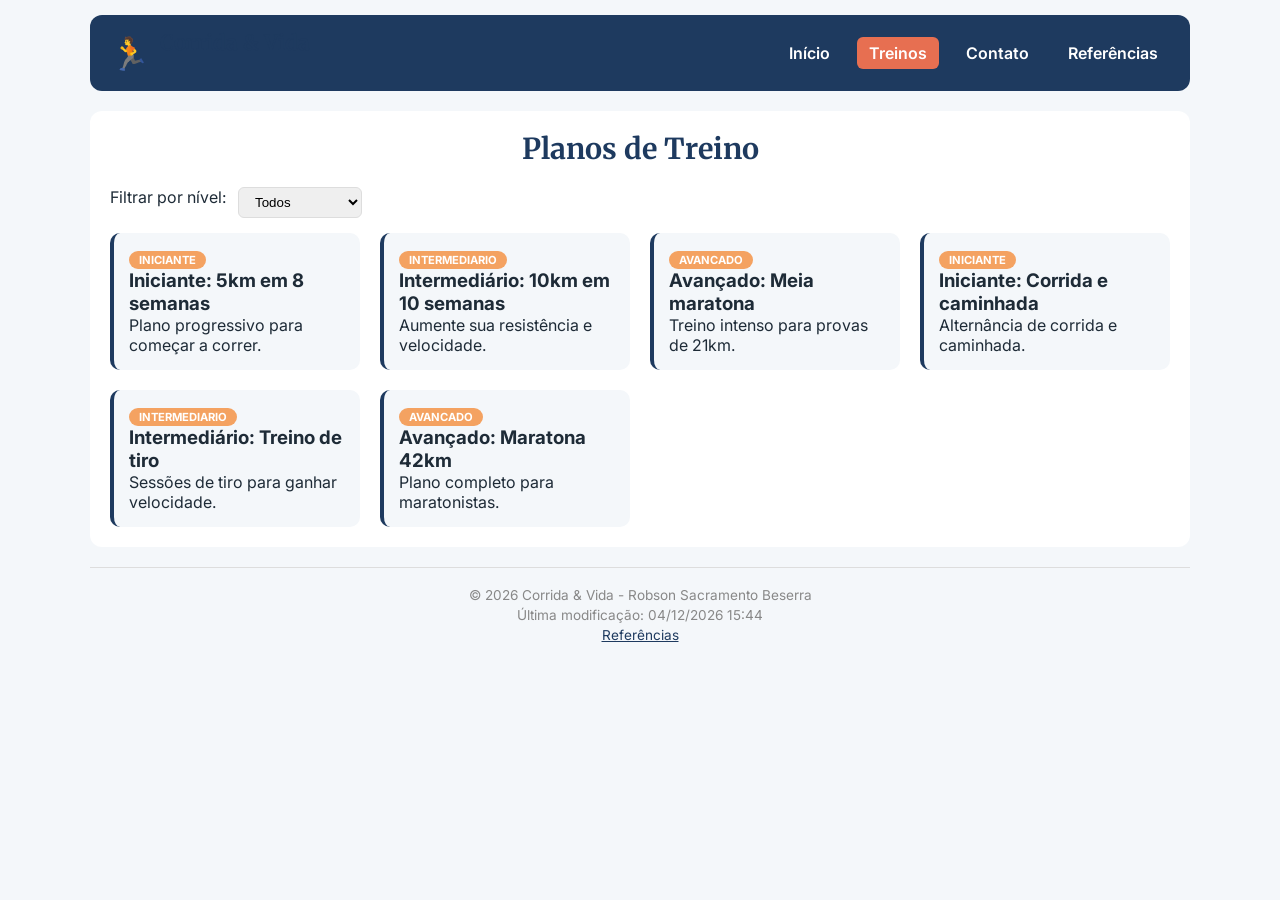
<file: treinos.html>
<!DOCTYPE html>
<html lang="pt-BR">
<head>
    <meta charset="UTF-8">
    <meta name="viewport" content="width=device-width, initial-scale=1.0">
    <title>Corrida & Vida - Treinos</title>
    <meta name="description" content="Planos de treino e dicas para corredores de rua de todos os níveis.">
    <meta name="author" content="Robson Sacramento Beserra">

    <link rel="preconnect" href="https://fonts.googleapis.com">
    <link rel="preconnect" href="https://fonts.gstatic.com" crossorigin>
    <link href="https://fonts.googleapis.com/css2?family=Inter:wght@400;600;700&family=Merriweather:wght@400;700&display=swap" rel="stylesheet">

    <link rel="stylesheet" href="estilos/style.css">
    <script src="scripts/main.js" defer></script>
</head>
<body>

    <header>
        <div class="logo">
            <span>🏃</span>
            <h1>Corrida & Vida</h1>
        </div>
        <nav>
            <a href="inicio.html">Início</a>
            <a href="treinos.html" class="active">Treinos</a>
            <a href="contato.html">Contato</a>
            <a href="referencias.html">Referências</a>
        </nav>
        <button id="menu-hamburger">☰</button>
    </header>

    <main>
        <h1>Planos de Treino</h1>

        <div class="filtro">
            <label for="categoria">Filtrar por nível:</label>
            <select id="categoria">
                <option value="todos">Todos</option>
                <option value="iniciante">Iniciante</option>
                <option value="intermediario">Intermediário</option>
                <option value="avancado">Avançado</option>
            </select>
        </div>

        <div class="treinos-grid" id="treinos-grid"></div>
    </main>

    <footer>
        <p>&copy; <span id="ano"></span> Corrida & Vida - Robson Sacramento Beserra</p>
        <p id="modificacao"></p>
        <p><a href="referencias.html">Referências</a></p>
    </footer>

</body>
</html>
</file>
<file: estilos/base.css>
/* Reset básico */
* {
    margin: 0;
    padding: 0;
    box-sizing: border-box;
}

/* Corpo da página */
body {
    font-family: 'Inter', Arial, Helvetica, sans-serif;
    background-color: #f4f7fa;
    color: #1e2b37;
    line-height: 1.6;
    padding: 20px;
}

/* Cabeçalho */
header {
    max-width: 900px;
    margin: 0 auto 30px;
    text-align: center;
    background-color: #1e3a5f;
    color: #ffffff;
    padding: 25px 20px;
    border-radius: 12px;
    box-shadow: 0 4px 12px rgba(0, 0, 0, 0.1);
}

/* Título do curso - obrigatório */
header #course-title {
    display: block;
    font-family: 'Merriweather', Georgia, serif;
    font-size: 1.4rem;
    font-weight: 700;
    margin-bottom: 10px;
    color: #ffffff;
}

header .logo {
    display: block;
    font-size: 2.5rem;
    margin-bottom: 10px;
}

/* Navegação */
nav {
    display: flex;
    justify-content: center;
    gap: 15px;
    flex-wrap: wrap;
}

/* CORRIGIDO: contraste - fundo mais escuro para links brancos */
nav a {
    color: #ffffff;
    text-decoration: none;
    font-weight: 600;
    padding: 8px 18px;
    border-radius: 25px;
    transition: all 0.3s ease;
    background-color: rgba(255, 255, 255, 0.25); /* aumentado de 15% para 25% */
}

nav a:hover {
    background-color: #f4a261;
    color: #1e2b37;
    transform: scale(1.05);
}

/* Main */
main {
    max-width: 900px;
    margin: 0 auto;
    background-color: #ffffff;
    padding: 25px 30px;
    border-radius: 12px;
    box-shadow: 0 4px 12px rgba(0, 0, 0, 0.05);
}

/* Apenas UM h1 dentro do main */
main > h1 {
    font-family: 'Merriweather', Georgia, serif;
    font-size: 1.8rem;
    color: #1e3a5f;
    text-align: center;
    margin-bottom: 25px;
    border-bottom: 3px solid #e0e7ee;
    padding-bottom: 12px;
}

/* Cartões usando CSS Grid */
.card {
    background-color: #f9fafc;
    border-radius: 10px;
    padding: 20px 25px;
    margin-bottom: 25px;
    box-shadow: 0 2px 6px rgba(0, 0, 0, 0.05);
    border-left: 4px solid #1e3a5f;
}

.card h2 {
    font-family: 'Merriweather', Georgia, serif;
    font-size: 1.3rem;
    color: #1e3a5f;
    margin-bottom: 12px;
}

.card-content {
    display: grid;
    grid-template-columns: 2fr 1fr;
    gap: 20px;
    align-items: center;
}

.card-text p {
    margin-bottom: 10px;
    text-align: justify;
    color: #2c3e50;
}

.card-image {
    display: flex;
    justify-content: center;
}

.card-image img {
    width: 100%;
    max-width: 200px;
    height: auto;
    border-radius: 10px;
    box-shadow: 0 2px 8px rgba(0, 0, 0, 0.1);
}

/* Links extras */
.extra-links {
    margin-top: 20px;
    padding: 15px 20px;
    background-color: #f9fafc;
    border-radius: 10px;
}

.extra-links h3 {
    font-family: 'Merriweather', Georgia, serif;
    color: #1e3a5f;
    margin-bottom: 10px;
    text-align: center;
}

.extra-links ul {
    display: flex;
    justify-content: center;
    gap: 20px;
    flex-wrap: wrap;
    list-style: none;
}

.extra-links ul li a {
    color: #1e3a5f;
    text-decoration: none;
    font-weight: 600;
    padding: 5px 12px;
    border-radius: 20px;
    transition: all 0.3s ease;
    background-color: #e8ecf1;
}

.extra-links ul li a:hover {
    background-color: #1e3a5f;
    color: #ffffff;
}

/* Responsividade do Grid */
@media (max-width: 600px) {
    .card-content {
        grid-template-columns: 1fr;
        text-align: center;
    }

    .card-image {
        display: flex;
        justify-content: center;
    }
    
    .extra-links ul {
        flex-direction: column;
        align-items: center;
    }
}

/* Rodapé */
footer {
    max-width: 900px;
    margin: 25px auto 0;
    text-align: center;
    color: #5a6b7a;
    font-size: 0.9rem;
    padding-top: 15px;
    border-top: 1px solid #e0e7ee;
}

footer p {
    margin: 5px 0;
}
</file>
<file: estilos/formulario.css>
/* ========================================
   FORMULÁRIO DE AVALIAÇÃO - ESTILO
   ======================================== */

:root {
    --azul-escuro: #1e3a5f;
    --laranja: #e76f51;
    --amarelo: #f4a261;
    --cinza-claro: #f4f7fa;
    --branco: #ffffff;
    --texto: #1e2b37;
    --borda: #ddd;
    --fonte-titulo: 'Merriweather', Georgia, serif;
    --fonte-corpo: 'Inter', Arial, Helvetica, sans-serif;
}

* {
    margin: 0;
    padding: 0;
    box-sizing: border-box;
}

body {
    font-family: var(--fonte-corpo);
    background: var(--cinza-claro);
    color: var(--texto);
    padding: 20px;
    min-height: 100vh;
    display: flex;
    flex-direction: column;
}

/* ===== HEADER ===== */
header {
    max-width: 700px;
    margin: 0 auto 20px;
    padding: 20px;
    background: var(--azul-escuro);
    color: var(--branco);
    border-radius: 12px;
    text-align: center;
}

header h1 {
    font-family: var(--fonte-titulo);
    font-size: 1.6rem;
    font-weight: 700;
}

/* ===== MAIN ===== */
main {
    max-width: 700px;
    margin: 0 auto;
    background: var(--branco);
    padding: 30px;
    border-radius: 12px;
    box-shadow: 0 2px 10px rgba(0,0,0,0.08);
    flex: 1;
}

/* ===== FORMULÁRIO ===== */
.form-group {
    margin-bottom: 24px;
}

.form-group label {
    display: block;
    font-weight: 600;
    margin-bottom: 6px;
    color: var(--azul-escuro);
}

.required {
    color: #e74c3c;
    font-weight: 700;
}

/* Select, input, textarea */
select, input[type="date"], input[type="text"], textarea {
    width: 100%;
    padding: 10px 12px;
    border: 1px solid var(--borda);
    border-radius: 8px;
    font-family: var(--fonte-corpo);
    font-size: 1rem;
    transition: border-color 0.3s;
}

select:focus, input:focus, textarea:focus {
    outline: none;
    border-color: var(--azul-escuro);
    box-shadow: 0 0 0 3px rgba(30, 58, 95, 0.1);
}

/* ===== CLASSIFICAÇÃO ESTRELAS ===== */
.rating {
    display: flex;
    flex-direction: row-reverse;
    justify-content: flex-end;
    gap: 8px;
}

.rating input {
    display: none;
}

.rating label {
    font-size: 2.2rem;
    color: #ccc;
    cursor: pointer;
    transition: color 0.2s;
}

.rating input:checked ~ label,
.rating label:hover,
.rating label:hover ~ label {
    color: var(--amarelo);
}

.rating input:checked + label {
    color: var(--amarelo);
}

.rating-hint {
    display: block;
    margin-top: 6px;
    font-size: 0.8rem;
    color: #888;
}

/* ===== CHECKBOX ===== */
.checkbox-group {
    display: grid;
    grid-template-columns: 1fr 1fr;
    gap: 8px 16px;
    margin-top: 6px;
}

.checkbox-item {
    display: flex;
    align-items: center;
    gap: 8px;
}

.checkbox-item input[type="checkbox"] {
    width: 18px;
    height: 18px;
    accent-color: var(--azul-escuro);
    cursor: pointer;
    flex-shrink: 0;
}

.checkbox-item label {
    font-weight: 400;
    cursor: pointer;
    margin-bottom: 0;
    padding: 4px 0;
}

.checkbox-item:hover label {
    color: var(--azul-escuro);
}

/* ===== BOTÃO ===== */
.btn-submit {
    width: 100%;
    padding: 14px;
    background: var(--laranja);
    color: var(--branco);
    border: none;
    border-radius: 8px;
    font-size: 1.1rem;
    font-weight: 700;
    cursor: pointer;
    transition: background 0.3s, transform 0.2s;
}

.btn-submit:hover {
    background: var(--amarelo);
    transform: translateY(-2px);
}

.btn-submit:active {
    transform: translateY(0);
}

/* ===== PÁGINA DE CONFIRMAÇÃO ===== */
.confirmacao {
    text-align: center;
    padding: 20px 0;
}

.confirmacao h2 {
    font-family: var(--fonte-titulo);
    color: var(--azul-escuro);
    margin-bottom: 10px;
}

.confirmacao p {
    margin-bottom: 20px;
    color: var(--texto);
}

.contador-box {
    background: var(--cinza-claro);
    padding: 20px;
    border-radius: 12px;
    margin: 20px 0;
}

.contador-box p {
    font-size: 1.2rem;
    font-weight: 600;
    color: var(--azul-escuro);
    margin: 0;
}

.btn-voltar {
    display: inline-block;
    padding: 10px 24px;
    background: var(--azul-escuro);
    color: var(--branco);
    text-decoration: none;
    border-radius: 8px;
    font-weight: 600;
    transition: background 0.3s;
}

.btn-voltar:hover {
    background: var(--laranja);
}

/* ===== RODAPÉ ===== */
footer {
    max-width: 700px;
    margin: 20px auto 0;
    text-align: center;
    color: #888;
    font-size: 0.85rem;
    padding-top: 16px;
    border-top: 1px solid var(--borda);
}

footer p {
    margin: 4px 0;
}

/* ===== RESPONSIVIDADE ===== */
@media (max-width: 600px) {
    body {
        padding: 12px;
    }

    main {
        padding: 20px;
    }

    header h1 {
        font-size: 1.3rem;
    }

    .checkbox-group {
        grid-template-columns: 1fr;
    }

    .rating label {
        font-size: 1.8rem;
    }
}

@media (max-width: 400px) {
    .rating label {
        font-size: 1.4rem;
    }

    .btn-submit {
        font-size: 0.95rem;
        padding: 12px;
    }
}
</file>
<file: estilos/style.css>
/* Cores e fontes */
:root {
    --azul: #1e3a5f;
    --laranja: #e76f51;
    --amarelo: #f4a261;
    --cinza: #f4f7fa;
    --branco: #ffffff;
    --texto: #1e2b37;
    --borda: #ddd;
    --fonte-titulo: 'Merriweather', Georgia, serif;
    --fonte-corpo: 'Inter', Arial, Helvetica, sans-serif;
}

* {
    margin: 0;
    padding: 0;
    box-sizing: border-box;
}

body {
    font-family: var(--fonte-corpo);
    background: var(--cinza);
    color: var(--texto);
    padding: 15px;
}

/* Header */
header {
    max-width: 1100px;
    margin: 0 auto 20px;
    display: flex;
    justify-content: space-between;
    align-items: center;
    padding: 15px 20px;
    background: var(--azul);
    color: var(--branco);
    border-radius: 12px;
    flex-wrap: wrap;
}

.logo {
    display: flex;
    align-items: center;
    gap: 10px;
}
.logo span { font-size: 2rem; }
.logo h1 { font-family: var(--fonte-titulo); font-size: 1.3rem; }

nav {
    display: flex;
    gap: 15px;
}

nav a {
    color: var(--branco);
    text-decoration: none;
    font-weight: 600;
    padding: 6px 12px;
    border-radius: 6px;
}

nav a:hover,
nav a.active {
    background: var(--laranja);
}

#menu-hamburger {
    display: none;
    background: none;
    border: none;
    color: var(--branco);
    font-size: 2rem;
    cursor: pointer;
}

/* Main */
main {
    max-width: 1100px;
    margin: 0 auto;
    background: var(--branco);
    padding: 20px;
    border-radius: 12px;
}

h1 {
    font-family: var(--fonte-titulo);
    font-size: 1.8rem;
    color: var(--azul);
    text-align: center;
    margin-bottom: 20px;
}

h2 {
    font-family: var(--fonte-titulo);
    font-size: 1.4rem;
    color: var(--azul);
    margin-bottom: 15px;
}

/* ===== HERO SECTION - CORRIGIDA ===== */
.hero {
    position: relative;
    margin-bottom: 25px;
    border-radius: 12px;
    overflow: hidden;
    text-align: center;
}

.hero img {
    width: 100%;
    max-width: 600px;
    height: auto;
    display: block;
    margin: 0 auto;
    border-radius: 12px;
    box-shadow: 0 4px 12px rgba(0,0,0,0.1);
}

.hero-content {
    position: absolute;
    bottom: 15%;
    left: 50%;
    transform: translateX(-50%);
    background: rgba(0,0,0,0.7);
    padding: 20px 30px;
    border-radius: 12px;
    color: var(--branco);
    width: 80%;
    max-width: 500px;
    text-align: center;
}

.hero-content h2 {
    color: var(--branco);
    font-size: 1.6rem;
    margin-bottom: 8px;
}

.hero-content p {
    margin-bottom: 12px;
    font-size: 1rem;
    color: var(--branco);
}

.hero-content .btn {
    background: var(--laranja);
    color: var(--branco);
}

.hero-content .btn:hover {
    background: var(--amarelo);
    color: var(--texto);
}

/* ===== RESPONSIVO - HERO ===== */
@media (max-width: 768px) {
    .hero img {
        max-width: 100%;
        border-radius: 8px;
    }

    .hero-content {
        position: relative;
        bottom: 0;
        left: 0;
        transform: none;
        width: 100%;
        max-width: 100%;
        margin-top: -5px;
        border-radius: 0 0 12px 12px;
        padding: 15px 20px;
        background: var(--azul);
    }

    .hero-content h2 {
        font-size: 1.3rem;
    }

    .hero-content p {
        font-size: 0.9rem;
    }
}

@media (max-width: 480px) {
    .hero-content h2 {
        font-size: 1.1rem;
    }

    .hero-content p {
        font-size: 0.8rem;
    }

    .hero-content {
        padding: 12px 15px;
    }

    .hero-content .btn {
        font-size: 0.85rem;
        padding: 6px 16px;
    }
}

/* Botão */
.btn {
    display: inline-block;
    background: var(--laranja);
    color: var(--branco);
    padding: 8px 20px;
    border-radius: 30px;
    text-decoration: none;
    font-weight: 600;
    border: none;
    cursor: pointer;
}

.btn:hover { background: var(--amarelo); }

/* Cards */
.card-grid {
    display: grid;
    grid-template-columns: repeat(3, 1fr);
    gap: 20px;
    margin: 15px 0;
}

.card {
    background: var(--cinza);
    padding: 15px;
    border-radius: 10px;
    text-align: center;
}

.card img { width: 100%; height: 150px; object-fit: cover; border-radius: 8px; }
.card h3 { color: var(--azul); margin: 10px 0; }

/* Depoimentos */
.depoimentos {
    background: var(--cinza);
    padding: 20px;
    border-radius: 10px;
    margin: 20px 0;
}

.depoimento {
    background: var(--branco);
    padding: 12px 18px;
    border-radius: 8px;
    border-left: 4px solid var(--laranja);
    margin-bottom: 10px;
}

.depoimento .autor { font-weight: 700; color: var(--azul); }

/* CTA */
.cta {
    text-align: center;
    background: var(--azul);
    color: var(--branco);
    padding: 30px;
    border-radius: 12px;
}

.cta h2 { color: var(--branco); }
.cta .btn { background: var(--branco); color: var(--azul); }
.cta .btn:hover { background: var(--laranja); color: var(--branco); }

/* Treinos */
.filtro {
    display: flex;
    gap: 12px;
    margin-bottom: 15px;
    flex-wrap: wrap;
}

.filtro select { padding: 6px 12px; border-radius: 6px; border: 1px solid var(--borda); }

.treinos-grid {
    display: grid;
    grid-template-columns: repeat(auto-fit, minmax(250px, 1fr));
    gap: 20px;
}

.treino-card {
    background: var(--cinza);
    padding: 15px;
    border-radius: 10px;
    border-left: 4px solid var(--azul);
}

.treino-card .nivel {
    display: inline-block;
    background: var(--amarelo);
    color: var(--branco);
    padding: 2px 10px;
    border-radius: 20px;
    font-size: 0.7rem;
    font-weight: 700;
    text-transform: uppercase;
}

/* Formulário */
.form-contato { max-width: 500px; margin: 0 auto; }
.form-contato div { margin-bottom: 12px; }
.form-contato label { display: block; font-weight: 600; color: var(--azul); }
.form-contato input,
.form-contato select,
.form-contato textarea {
    width: 100%;
    padding: 8px 10px;
    border: 1px solid var(--borda);
    border-radius: 6px;
}

.required { color: #e74c3c; }

/* Rodapé */
footer {
    max-width: 1100px;
    margin: 20px auto 0;
    text-align: center;
    color: #888;
    font-size: 0.85rem;
    padding-top: 15px;
    border-top: 1px solid var(--borda);
}

footer p { margin: 4px 0; }
footer a { color: var(--azul); }

/* ===== RESPONSIVO GERAL ===== */
@media (max-width: 768px) {
    #menu-hamburger { display: block; }

    nav {
        display: none;
        flex-direction: column;
        width: 100%;
        margin-top: 10px;
    }

    nav.open { display: flex; }

    .card-grid {
        grid-template-columns: 1fr;
    }

    .treinos-grid {
        grid-template-columns: 1fr;
    }

    .filtro {
        flex-direction: column;
    }
}

@media (max-width: 480px) {
    body { padding: 8px; }
    main { padding: 12px; }
    .btn { padding: 6px 14px; font-size: 0.9rem; }
}
</file>
<file: estilos/local.css>
/* ========================================
   CSS - PÁGINA DO PAÍS (MOBILE-FIRST)
   ======================================== */

/* Variáveis CSS globais */
:root {
    --cor-primaria: #1e3a5f;
    --cor-secundaria: #f4a261;
    --cor-fundo: #f4f7fa;
    --cor-texto: #1e2b37;
    --cor-branco: #ffffff;
    --cor-cinza: #e0e7ee;
    --fonte-titulo: 'Merriweather', Georgia, serif;
    --fonte-body: 'Inter', Arial, Helvetica, sans-serif;
    --borda-padrao: 1px solid #d1d9e6;
}

/* Reset */
* {
    margin: 0;
    padding: 0;
    box-sizing: border-box;
}

/* Corpo */
body {
    font-family: var(--fonte-body);
    background-color: var(--cor-fundo);
    color: var(--cor-texto);
    line-height: 1.6;
    padding: 16px;
}

/* Cabeçalho */
header {
    max-width: 900px;
    margin: 0 auto 20px;
    padding: 20px;
    background-color: var(--cor-primaria);
    color: var(--cor-branco);
    border-radius: 12px;
    text-align: center;
}

header h1 {
    font-family: var(--fonte-titulo);
    font-size: 1.8rem;
    font-weight: 700;
}

/* Main */
main {
    max-width: 900px;
    margin: 0 auto;
    background-color: var(--cor-branco);
    padding: 20px;
    border-radius: 12px;
    box-shadow: 0 4px 12px rgba(0, 0, 0, 0.05);
}

/* Hero - Imagem responsiva */
.hero {
    margin-bottom: 20px;
}

.hero picture,
.hero img {
    display: block;
    width: 100%;
    height: auto;
    border-radius: 8px;
}

/* Títulos das seções */
h2 {
    font-family: var(--fonte-titulo);
    font-size: 1.4rem;
    color: var(--cor-primaria);
    margin: 24px 0 16px;
    padding-bottom: 8px;
    border-bottom: 3px solid var(--cor-secundaria);
    display: flex;
    align-items: center;
    gap: 10px;
}

/* Seção Dados */
.dados-grid {
    display: grid;
    grid-template-columns: 1fr 1fr;
    gap: 8px 20px;
}

.dado-item {
    display: flex;
    justify-content: space-between;
    padding: 6px 0;
    border-bottom: var(--borda-padrao);
}

.dado-item .label {
    font-weight: 600;
    color: var(--cor-primaria);
}

.dado-item .value {
    text-align: right;
    color: var(--cor-texto);
}

/* Seção Clima */
.clima-grid {
    display: grid;
    grid-template-columns: 1fr 1fr;
    gap: 8px 20px;
}

.clima-item {
    display: flex;
    justify-content: space-between;
    padding: 6px 0;
    border-bottom: var(--borda-padrao);
}

.clima-item .label {
    font-weight: 600;
    color: var(--cor-primaria);
}

.clima-item .value {
    text-align: right;
    color: var(--cor-texto);
}

#sensacao-termica {
    font-weight: 600;
    color: var(--cor-secundaria);
}

/* SVG do clima - visível apenas no mobile */
.clima-icon {
    display: inline-block;
}

/* Rodapé */
footer {
    max-width: 900px;
    margin: 25px auto 0;
    text-align: center;
    color: #5a6b7a;
    font-size: 0.85rem;
    padding-top: 16px;
    border-top: 1px solid var(--cor-cinza);
}

footer p {
    margin: 4px 0;
}

/* Ajustes para mobile pequeno */
@media (max-width: 480px) {
    .dados-grid,
    .clima-grid {
        grid-template-columns: 1fr;
        gap: 4px;
    }

    .dado-item,
    .clima-item {
        padding: 4px 0;
    }

    header h1 {
        font-size: 1.4rem;
    }

    h2 {
        font-size: 1.2rem;
    }
}
</file>
<file: estilos/local-grande.css>
/* ========================================
   CSS - PÁGINA DO PAÍS (TELAS GRANDES)
   ======================================== */

@media screen and (min-width: 640px) {
    .dados-grid {
        grid-template-columns: 1fr 1fr 1fr;
        gap: 12px 30px;
    }

    .clima-grid {
        grid-template-columns: 1fr 1fr 1fr;
        gap: 12px 30px;
    }

    .hero picture,
    .hero img {
        border-radius: 12px;
    }

    h2 {
        font-size: 1.6rem;
    }

    footer {
        font-size: 0.9rem;
    }

    /* Esconde o SVG no desktop */
    .clima-icon {
        display: none;
    }

    /* Pseudo-elemento ::after aparece apenas no desktop */
    .clima h2::after {
        content: " ⛅";
        font-size: 1.2rem;
        color: var(--cor-secundaria);
        margin-left: 8px;
    }
}

@media screen and (min-width: 900px) {
    main {
        padding: 30px 40px;
    }

    .dados-grid {
        grid-template-columns: 1fr 1fr 1fr 1fr;
        gap: 12px 30px;
    }

    .clima-grid {
        grid-template-columns: 1fr 1fr 1fr;
        gap: 12px 30px;
    }
}
</file>
<file: estilos/templos.css>
/* ========================================
   TEMPLOS - MOBILE-FIRST
   ======================================== */
   
/* Cores que escolhi porque achei que combinam com o tema do templo, 
e segue o mesmo padrão que usei na tarefa templos-filtrados.*/

:root {
    --cor-primaria: #1e3a5f;
    --cor-secundaria: #f4a261;
    --cor-fundo: #f4f7fa;
    --cor-texto: #1e2b37;
    --cor-branco: #ffffff;
    --cor-cinza: #e0e7ee;
    --fonte-titulo: 'Merriweather', Georgia, serif;
    --fonte-body: 'Inter', Arial, Helvetica, sans-serif;
    --sombra: 0 4px 12px rgba(0, 0, 0, 0.08);
}

* {
    margin: 0;
    padding: 0;
    box-sizing: border-box;
}

body {
    font-family: var(--fonte-body);
    background-color: var(--cor-fundo);
    color: var(--cor-texto);
    line-height: 1.6;
    padding: 16px;
}

/* ===== HEADER ===== */
header {
    max-width: 1100px;
    margin: 0 auto 20px;
    padding: 16px 20px;
    background-color: var(--cor-primaria);
    color: var(--cor-branco);
    border-radius: 12px;
    display: flex;
    flex-wrap: wrap;
    align-items: center;
    justify-content: space-between;
    position: relative;
}

header h1 {
    font-family: var(--fonte-titulo);
    font-size: 1.4rem;
    font-weight: 700;
}

#menu-hamburger {
    display: block;
    background: none;
    border: none;
    color: var(--cor-branco);
    font-size: 2rem;
    cursor: pointer;
}

/* ===== NAVEGAÇÃO (mobile - oculta por padrão) ===== */
#nav-menu {
    display: none;
    flex-direction: column;
    width: 100%;
    margin-top: 12px;
    gap: 6px;
}

#nav-menu.open {
    display: flex;
}

#nav-menu a {
    color: var(--cor-branco);
    text-decoration: none;
    font-weight: 600;
    padding: 8px 14px;
    border-radius: 8px;
    transition: background-color 0.3s;
    text-align: center;
}

#nav-menu a:hover {
    background-color: var(--cor-secundaria);
}

/* ===== MAIN ===== */
main {
    max-width: 1100px;
    margin: 0 auto;
    background-color: var(--cor-branco);
    padding: 20px;
    border-radius: 12px;
    box-shadow: var(--sombra);
}

main > h1 {
    font-family: var(--fonte-titulo);
    font-size: 1.8rem;
    color: var(--cor-primaria);
    text-align: center;
    margin-bottom: 24px;
    border-bottom: 3px solid var(--cor-secundaria);
    padding-bottom: 12px;
}

/* ===== GRID DE TEMPLOS (mobile: 1 coluna) ===== */
.temple-grid {
    display: grid;
    grid-template-columns: 1fr;
    gap: 24px;
}

figure {
    margin: 0;
    text-align: center;
    background-color: var(--cor-fundo);
    border-radius: 12px;
    overflow: hidden;
    box-shadow: var(--sombra);
    transition: transform 0.3s;
}

figure:hover {
    transform: translateY(-4px);
}

figure img {
    width: 100%;
    height: 200px;
    object-fit: cover;
    display: block;
}

figcaption {
    padding: 12px;
    font-family: var(--fonte-titulo);
    font-weight: 700;
    color: var(--cor-primaria);
    background-color: var(--cor-branco);
}

/* ===== RODAPÉ ===== */
footer {
    max-width: 1100px;
    margin: 20px auto 0;
    text-align: center;
    color: #5a6b7a;
    font-size: 0.85rem;
    padding-top: 16px;
    border-top: 1px solid var(--cor-cinza);
}

footer p {
    margin: 4px 0;
}

/* ===== AJUSTES MOBILE PEQUENO ===== */
@media (max-width: 480px) {
    body {
        padding: 8px;
    }

    main {
        padding: 14px;
    }

    header h1 {
        font-size: 1.1rem;
    }

    figure img {
        height: 160px;
    }
}
</file>
<file: estilos/templos-grandes.css>
/* ========================================
   TEMPLOS - TELAS GRANDES
   ======================================== */

@media screen and (min-width: 640px) {
    /* Esconde o hambúrguer no desktop */
    #menu-hamburger {
        display: none;
    }

    /* Nav em linha no desktop */
    #nav-menu {
        display: flex !important;
        flex-direction: row;
        width: auto;
        margin-top: 0;
        gap: 12px;
    }

    #nav-menu a {
        background-color: transparent;
        padding: 6px 14px;
    }

    /* Grid com 2 colunas */
    .temple-grid {
        grid-template-columns: repeat(2, 1fr);
    }
}

@media screen and (min-width: 900px) {
    .temple-grid {
        grid-template-columns: repeat(3, 1fr);
    }

    main {
        padding: 30px 40px;
    }

    figure img {
        height: 220px;
    }
}
</file>
